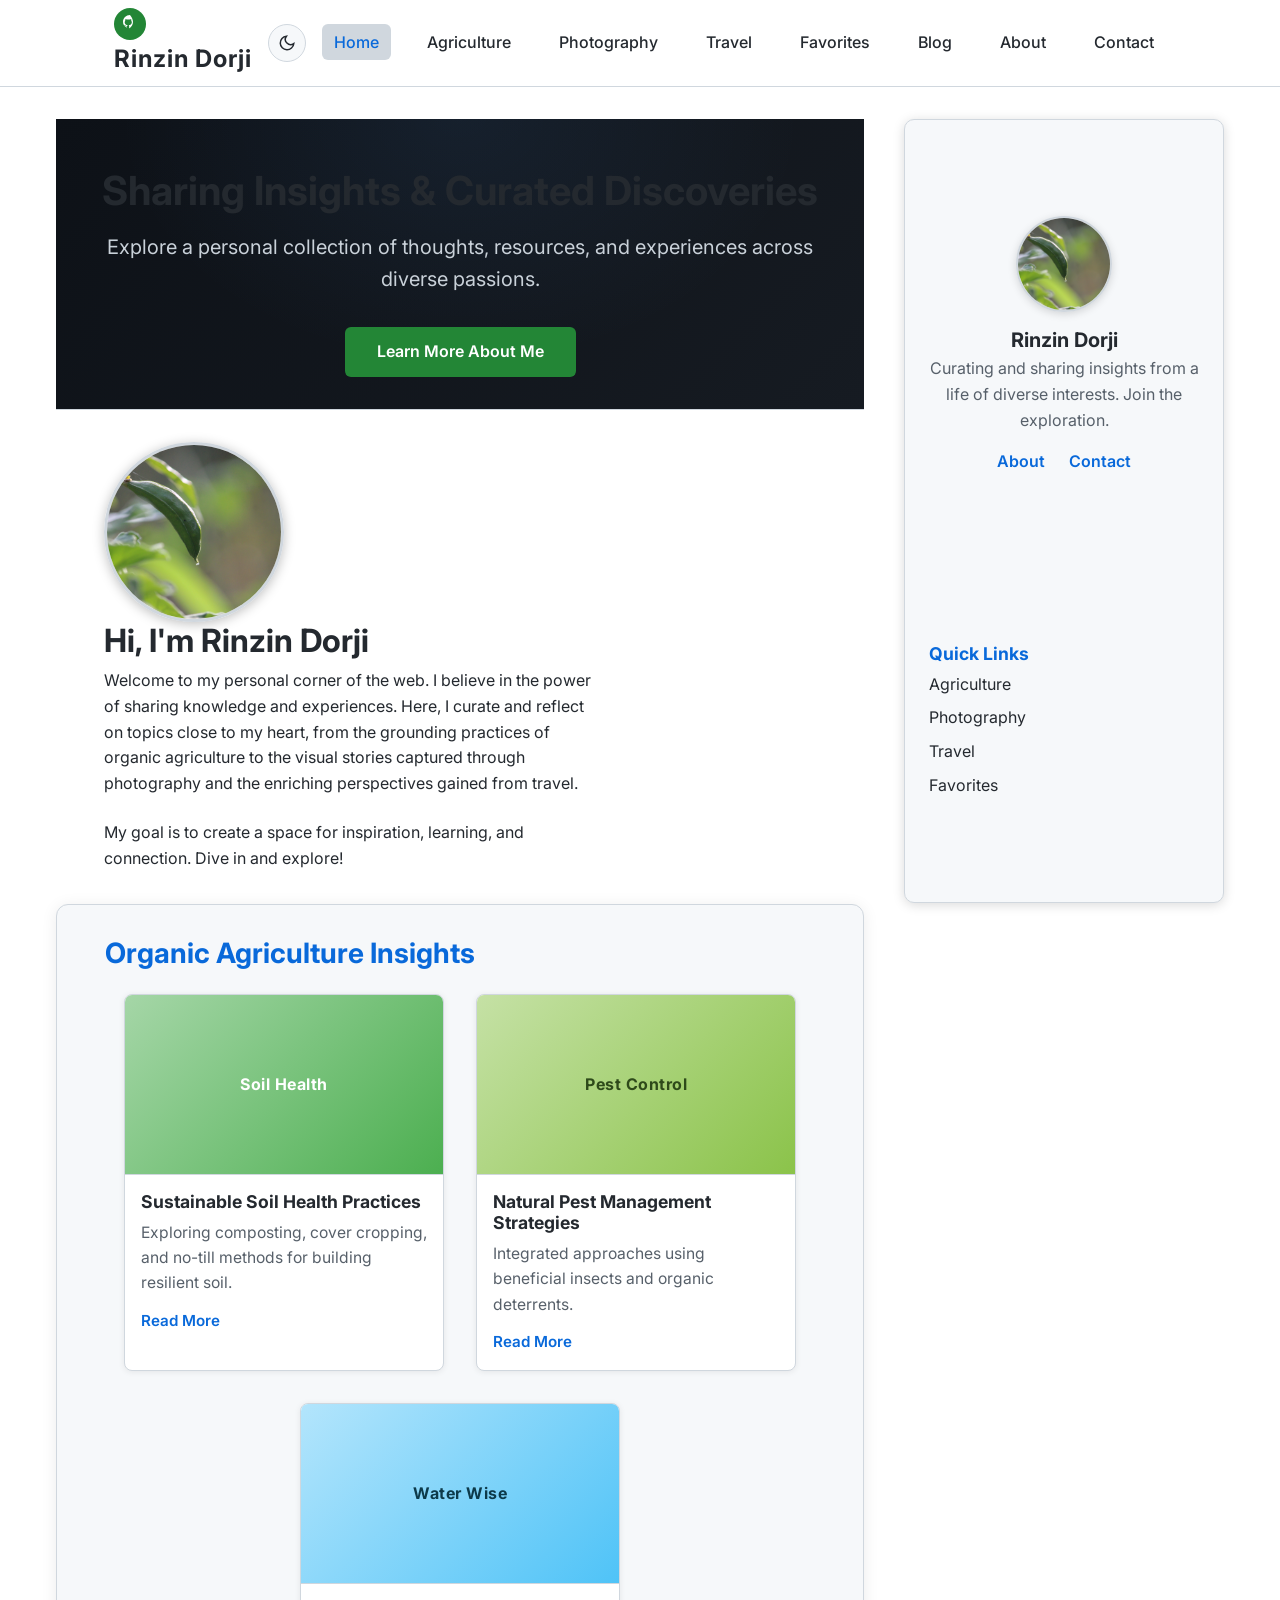
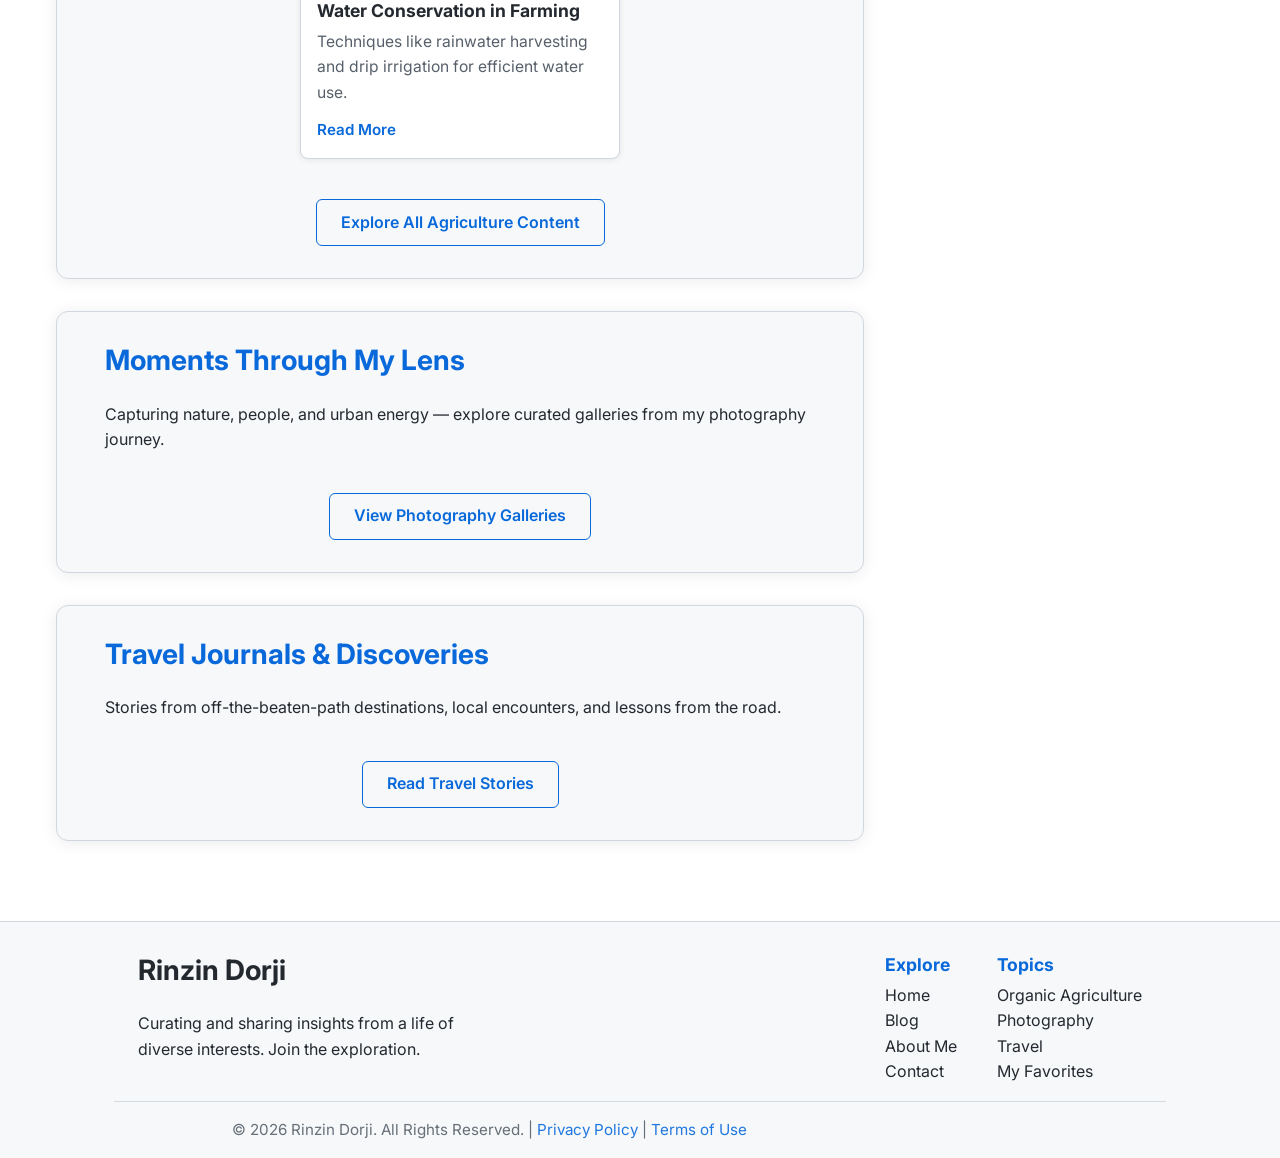
<file: index.html>
<!DOCTYPE html>
<html lang="en">
<head>
    <meta charset="UTF-8">
    <meta name="viewport" content="width=device-width, initial-scale=1.0">
    <title>My Curated Life - Rinzin Dorji</title>
    <meta name="description" content="Explore curated content, insights, and experiences across organic agriculture, photography, travel, and more by Rinzin Dorji. Join the exploration.">
    <meta name="author" content="Rinzin Dorji">
    <meta name="theme-color" content="#0d1117">
    <meta name="color-scheme" content="dark light">
    <meta name="robots" content="index, follow">
    <link rel="canonical" href="https://rinzinzz.github.io/Org/">

    <!-- Open Graph -->
    <meta property="og:type" content="website">
    <meta property="og:title" content="My Curated Life - Rinzin Dorji">
    <meta property="og:description" content="Explore curated content, insights, and experiences across organic agriculture, photography, travel, and more by Rinzin Dorji. Join the exploration.">
    <meta property="og:url" content="https://rinzinzz.github.io/Org/">
    <meta property="og:site_name" content="Rinzin Dorji">
    <meta property="og:image" content="https://rinzinzz.github.io/Org/IMG_4759.JPG">
    <meta property="og:image:width" content="1200">
    <meta property="og:image:height" content="630">
    <meta property="og:image:alt" content="Portrait of Rinzin Dorji">
    <meta property="og:locale" content="en_US">

    <!-- Twitter Card -->
    <meta name="twitter:card" content="summary_large_image">
    <meta name="twitter:title" content="My Curated Life - Rinzin Dorji">
    <meta name="twitter:description" content="Explore curated content, insights, and experiences across organic agriculture, photography, travel, and more by Rinzin Dorji. Join the exploration.">
    <meta name="twitter:image" content="https://rinzinzz.github.io/Org/IMG_4759.JPG">
    <meta name="twitter:creator" content="@RinzinDorji">

    <!-- Modern Font (Inter) -->
    <link rel="preconnect" href="https://fonts.googleapis.com">
    <link rel="preconnect" href="https://fonts.gstatic.com" crossorigin>
    <link href="https://fonts.googleapis.com/css2?family=Inter:wght@400;600;700&display=swap" rel="stylesheet">

    <!-- CSS -->
    <link rel="stylesheet" href="style.css">

    <!-- Favicon: file + data URI fallback (green circle with RG) -->
    <link rel="icon" href="favicon.ico" type="image/x-icon">
    <link rel="icon" href="data:image/svg+xml,%3Csvg xmlns='http://www.w3.org/2000/svg' viewBox='0 0 32 32'%3E%3Ccircle cx='16' cy='16' r='16' fill='%23238636'/%3E%3Ctext x='16' y='21' text-anchor='middle' font-family='Inter,Arial' font-size='14' font-weight='700' fill='white'%3ERD%3C/text%3E%3C/svg%3E" type="image/svg+xml">

    <!-- Structured Data -->
    <script type="application/ld+json">
    {
      "@context": "https://schema.org",
      "@type": "Person",
      "name": "Rinzin Dorji",
      "url": "https://rinzinzz.github.io/Org/",
      "image": "https://rinzinzz.github.io/Org/IMG_4759.JPG",
      "description": "Curating and sharing insights on organic agriculture, photography, travel and more.",
      "sameAs": ["https://github.com/Rinzinzz"]
    }
    </script>
    <script type="application/ld+json">
    {
      "@context": "https://schema.org",
      "@type": "WebSite",
      "name": "My Curated Life - Rinzin Dorji",
      "url": "https://rinzinzz.github.io/Org/",
      "author": { "@type": "Person", "name": "Rinzin Dorji" },
      "description": "Explore curated content, insights, and experiences across organic agriculture, photography, travel, and more by Rinzin Dorji. Join the exploration."
    }
    </script>
</head>
<body>
    <!-- Skip Link for accessibility -->
    <a href="#main-content" class="skip-link">Skip to main content</a>

    <!-- Header -->
    <header class="site-header" id="site-header">
        <div class="container header-container">
            <div class="logo">
                <a href="index.html" aria-label="Homepage - Rinzin Dorji">
                    <svg width="32" height="32" viewBox="0 0 16 16" fill="none" xmlns="http://www.w3.org/2000/svg" style="vertical-align:middle;margin-right:8px;" aria-hidden="true"><circle cx="8" cy="8" r="8" fill="#238636"/><path d="M8 3.5C6.07 3.5 4.5 5.07 4.5 7C4.5 8.23 5.23 9.29 6.25 9.75C6.38 9.78 6.43 9.7 6.43 9.63C6.43 9.57 6.43 9.41 6.43 9.25C5.68 9.41 5.5 8.93 5.5 8.93C5.39 8.68 5.18 8.61 5.18 8.61C4.89 8.43 5.2 8.44 5.2 8.44C5.52 8.46 5.7 8.77 5.7 8.77C5.98 9.25 6.47 9.11 6.67 9.04C6.7 8.83 6.78 8.7 6.87 8.62C6.13 8.54 5.34 8.28 5.34 7.18C5.34 6.85 5.46 6.6 5.65 6.41C5.62 6.33 5.52 6.04 5.68 5.62C5.68 5.62 5.91 5.54 6.43 5.81C6.65 5.75 6.89 5.72 7.13 5.72C7.37 5.72 7.61 5.75 7.83 5.81C8.35 5.54 8.58 5.62 8.58 5.62C8.74 6.04 8.64 6.33 8.61 6.41C8.8 6.6 8.92 6.85 8.92 7.18C8.92 8.29 8.13 8.54 7.39 8.62C7.5 8.72 7.6 8.91 7.6 9.21C7.6 9.62 7.59 9.89 7.59 9.97C7.59 10.04 7.64 10.12 7.77 10.09C8.79 9.29 9.5 8.23 9.5 7C9.5 5.07 7.93 3.5 8 3.5Z" fill="#fff"/></svg>
                    Rinzin Dorji
                </a>
            </div>
            <div class="header-actions">
                <button id="theme-toggle" aria-label="Switch to light theme" title="Toggle theme" type="button">
                    <svg class="icon-sun" width="18" height="18" viewBox="0 0 24 24" fill="none" stroke="currentColor" stroke-width="2" aria-hidden="true"><circle cx="12" cy="12" r="5"/><path d="M12 1v2M12 21v2M4.2 4.2l1.4 1.4M18.4 18.4l1.4 1.4M1 12h2M21 12h2M4.2 19.8l1.4-1.4M18.4 5.6l1.4-1.4"/></svg>
                    <svg class="icon-moon" width="18" height="18" viewBox="0 0 24 24" fill="none" stroke="currentColor" stroke-width="2" aria-hidden="true"><path d="M21 12.79A9 9 0 1 1 11.21 3 7 7 0 0 0 21 12.79z"/></svg>
                </button>
                <button id="mobile-menu-toggle" aria-expanded="false" aria-controls="main-navigation-list" aria-label="Toggle navigation menu" type="button">
                    <svg class="icon-hamburger" viewBox="0 0 24 24" fill="none" stroke="currentColor" stroke-width="2" aria-hidden="true"><line x1="3" y1="6" x2="21" y2="6"/><line x1="3" y1="12" x2="21" y2="12"/><line x1="3" y1="18" x2="21" y2="18"/></svg>
                    <svg class="icon-close" viewBox="0 0 24 24" fill="none" stroke="currentColor" stroke-width="2" aria-hidden="true"><line x1="18" y1="6" x2="6" y2="18"/><line x1="6" y1="6" x2="18" y2="18"/></svg>
                </button>
            </div>
            <nav class="main-navigation" aria-label="Main Navigation">
                <ul id="main-navigation-list" class="nav-list">
                    <li><a href="index.html" class="nav-link current-page" aria-current="page">Home</a></li>
                    <li><a href="sub_pages/organic-agriculture.html" class="nav-link">Agriculture</a></li>
                    <li><a href="sub_pages/photography.html" class="nav-link">Photography</a></li>
                    <li><a href="sub_pages/travel.html" class="nav-link">Travel</a></li>
                    <li><a href="sub_pages/favorites.html" class="nav-link">Favorites</a></li>
                    <li><a href="sub_pages/blog.html" class="nav-link">Blog</a></li>
                    <li><a href="sub_pages/about.html" class="nav-link">About</a></li>
                    <li><a href="sub_pages/contact.html" class="nav-link">Contact</a></li>
                </ul>
            </nav>
        </div>
    </header>

    <!-- Main Content Area -->
    <main id="main-content" class="github-main-layout">
        <div class="github-main-content">
            <!-- Hero Section -->
            <section class="hero-section animate-on-scroll">
                <div class="container">
                    <div class="hero-content">
                        <h1 class="hero-title">Sharing Insights &amp; Curated Discoveries</h1>
                        <p class="hero-subtitle">Explore a personal collection of thoughts, resources, and experiences across diverse passions.</p>
                        <a href="sub_pages/about.html" class="button hero-button">Learn More About Me</a>
                    </div>
                </div>
            </section>

            <!-- Introduction Section -->
            <section class="intro-section" aria-labelledby="intro-heading">
                <div class="container intro-container">
                    <div class="intro-image animate-on-scroll">
                        <img src="IMG_4759.JPG" srcset="IMG_4759.JPG 1x, IMG_4759.JPG 2x" alt="Portrait of Rinzin Dorji smiling outdoors" loading="lazy" decoding="async" width="400" height="400" fetchpriority="low">
                    </div>
                    <div class="intro-text animate-on-scroll delay-1">
                        <h2 id="intro-heading">Hi, I'm Rinzin Dorji</h2>
                        <p>Welcome to my personal corner of the web. I believe in the power of sharing knowledge and experiences. Here, I curate and reflect on topics close to my heart, from the grounding practices of organic agriculture to the visual stories captured through photography and the enriching perspectives gained from travel.</p>
                        <p>My goal is to create a space for inspiration, learning, and connection. Dive in and explore!</p>
                    </div>
                </div>
            </section>

            <!-- Featured Content Sections -->
            <section id="featured-agriculture" class="featured-section featured-agriculture" aria-labelledby="agriculture-heading">
                <div class="container">
                    <h2 id="agriculture-heading" class="section-title animate-on-scroll">Organic Agriculture Insights</h2>
                    <div class="featured-grid">
                        <article class="featured-item animate-on-scroll delay-1">
                            <a href="sub_pages/organic-agriculture.html" class="featured-item-link" aria-label="Read more about Sustainable Soil Health">
                                <div class="placeholder-gradient pg-soil" role="img" aria-label="Close up of healthy soil">Soil Health</div>
                                <div class="item-content">
                                    <h3>Sustainable Soil Health Practices</h3>
                                    <p>Exploring composting, cover cropping, and no-till methods for building resilient soil.</p>
                                    <span class="read-more-link">Read More</span>
                                </div>
                            </a>
                        </article>
                        <article class="featured-item animate-on-scroll delay-2">
                            <a href="sub_pages/organic-agriculture.html" class="featured-item-link" aria-label="Read more about Pest Management">
                                <div class="placeholder-gradient pg-pest" role="img" aria-label="Beneficial insects on a plant">Pest Control</div>
                                <div class="item-content">
                                    <h3>Natural Pest Management Strategies</h3>
                                    <p>Integrated approaches using beneficial insects and organic deterrents.</p>
                                    <span class="read-more-link">Read More</span>
                                </div>
                            </a>
                        </article>
                        <article class="featured-item animate-on-scroll delay-3">
                            <a href="sub_pages/organic-agriculture.html" class="featured-item-link" aria-label="Read more about Water Conservation">
                                <div class="placeholder-gradient pg-water" role="img" aria-label="Drip irrigation system in a field">Water Wise</div>
                                <div class="item-content">
                                    <h3>Water Conservation in Farming</h3>
                                    <p>Techniques like rainwater harvesting and drip irrigation for efficient water use.</p>
                                    <span class="read-more-link">Read More</span>
                                </div>
                            </a>
                        </article>
                    </div>
                    <div class="section-link animate-on-scroll delay-4">
                        <a href="sub_pages/organic-agriculture.html" class="button button-secondary">Explore All Agriculture Content</a>
                    </div>
                </div>
            </section>

            <section id="featured-photography" class="featured-section featured-photography alternate-bg" aria-labelledby="photo-heading">
                <div class="container">
                    <h2 id="photo-heading" class="section-title animate-on-scroll">Moments Through My Lens</h2>
                    <p class="animate-on-scroll delay-1">Capturing nature, people, and urban energy — explore curated galleries from my photography journey.</p>
                    <div class="section-link animate-on-scroll delay-2">
                        <a href="sub_pages/photography.html" class="button button-secondary">View Photography Galleries</a>
                    </div>
                </div>
            </section>

            <section id="featured-travel" class="featured-section featured-travel" aria-labelledby="travel-heading">
                <div class="container">
                    <h2 id="travel-heading" class="section-title animate-on-scroll">Travel Journals &amp; Discoveries</h2>
                    <p class="animate-on-scroll delay-1">Stories from off-the-beaten-path destinations, local encounters, and lessons from the road.</p>
                    <div class="section-link animate-on-scroll delay-2">
                        <a href="sub_pages/travel.html" class="button button-secondary">Read Travel Stories</a>
                    </div>
                </div>
            </section>
        </div>
        <aside class="github-sidebar" aria-label="Sidebar">
            <section class="profile-card">
                <img src="IMG_4759.JPG" srcset="IMG_4759.JPG 1x, IMG_4759.JPG 2x" alt="Portrait of Rinzin Dorji" class="profile-avatar" loading="lazy" decoding="async" width="400" height="400">
                <h3>Rinzin Dorji</h3>
                <p>Curating and sharing insights from a life of diverse interests. Join the exploration.</p>
                <ul class="profile-links">
                    <li><a href="sub_pages/about.html">About</a></li>
                    <li><a href="sub_pages/contact.html">Contact</a></li>
                </ul>
            </section>
            <section class="quick-links" aria-labelledby="quick-links-heading">
                <h4 id="quick-links-heading">Quick Links</h4>
                <ul>
                    <li><a href="sub_pages/organic-agriculture.html">Agriculture</a></li>
                    <li><a href="sub_pages/photography.html">Photography</a></li>
                    <li><a href="sub_pages/travel.html">Travel</a></li>
                    <li><a href="sub_pages/favorites.html">Favorites</a></li>
                </ul>
            </section>
        </aside>
    </main>

    <!-- Footer -->
    <footer class="site-footer">
        <div class="container">
            <div class="footer-content">
                <div class="footer-about">
                    <h3><a href="index.html">Rinzin Dorji</a></h3>
                    <p>Curating and sharing insights from a life of diverse interests. Join the exploration.</p>
                </div>
                <nav class="footer-nav" aria-label="Footer Navigation">
                    <div>
                        <h4>Explore</h4>
                        <ul>
                            <li><a href="index.html">Home</a></li>
                            <li><a href="sub_pages/blog.html">Blog</a></li>
                            <li><a href="sub_pages/about.html">About Me</a></li>
                            <li><a href="sub_pages/contact.html">Contact</a></li>
                        </ul>
                    </div>
                    <div>
                        <h4>Topics</h4>
                        <ul>
                            <li><a href="sub_pages/organic-agriculture.html">Organic Agriculture</a></li>
                            <li><a href="sub_pages/photography.html">Photography</a></li>
                            <li><a href="sub_pages/travel.html">Travel</a></li>
                            <li><a href="sub_pages/favorites.html">My Favorites</a></li>
                        </ul>
                    </div>
                </nav>
            </div>
            <div class="copyright">
                <p>&copy; <span id="current-year"></span> Rinzin Dorji. All Rights Reserved. | <a href="#">Privacy Policy</a> | <a href="#">Terms of Use</a></p>
            </div>
        </div>
    </footer>

    <script src="script.js" defer></script>
</body>
</html>
</file>
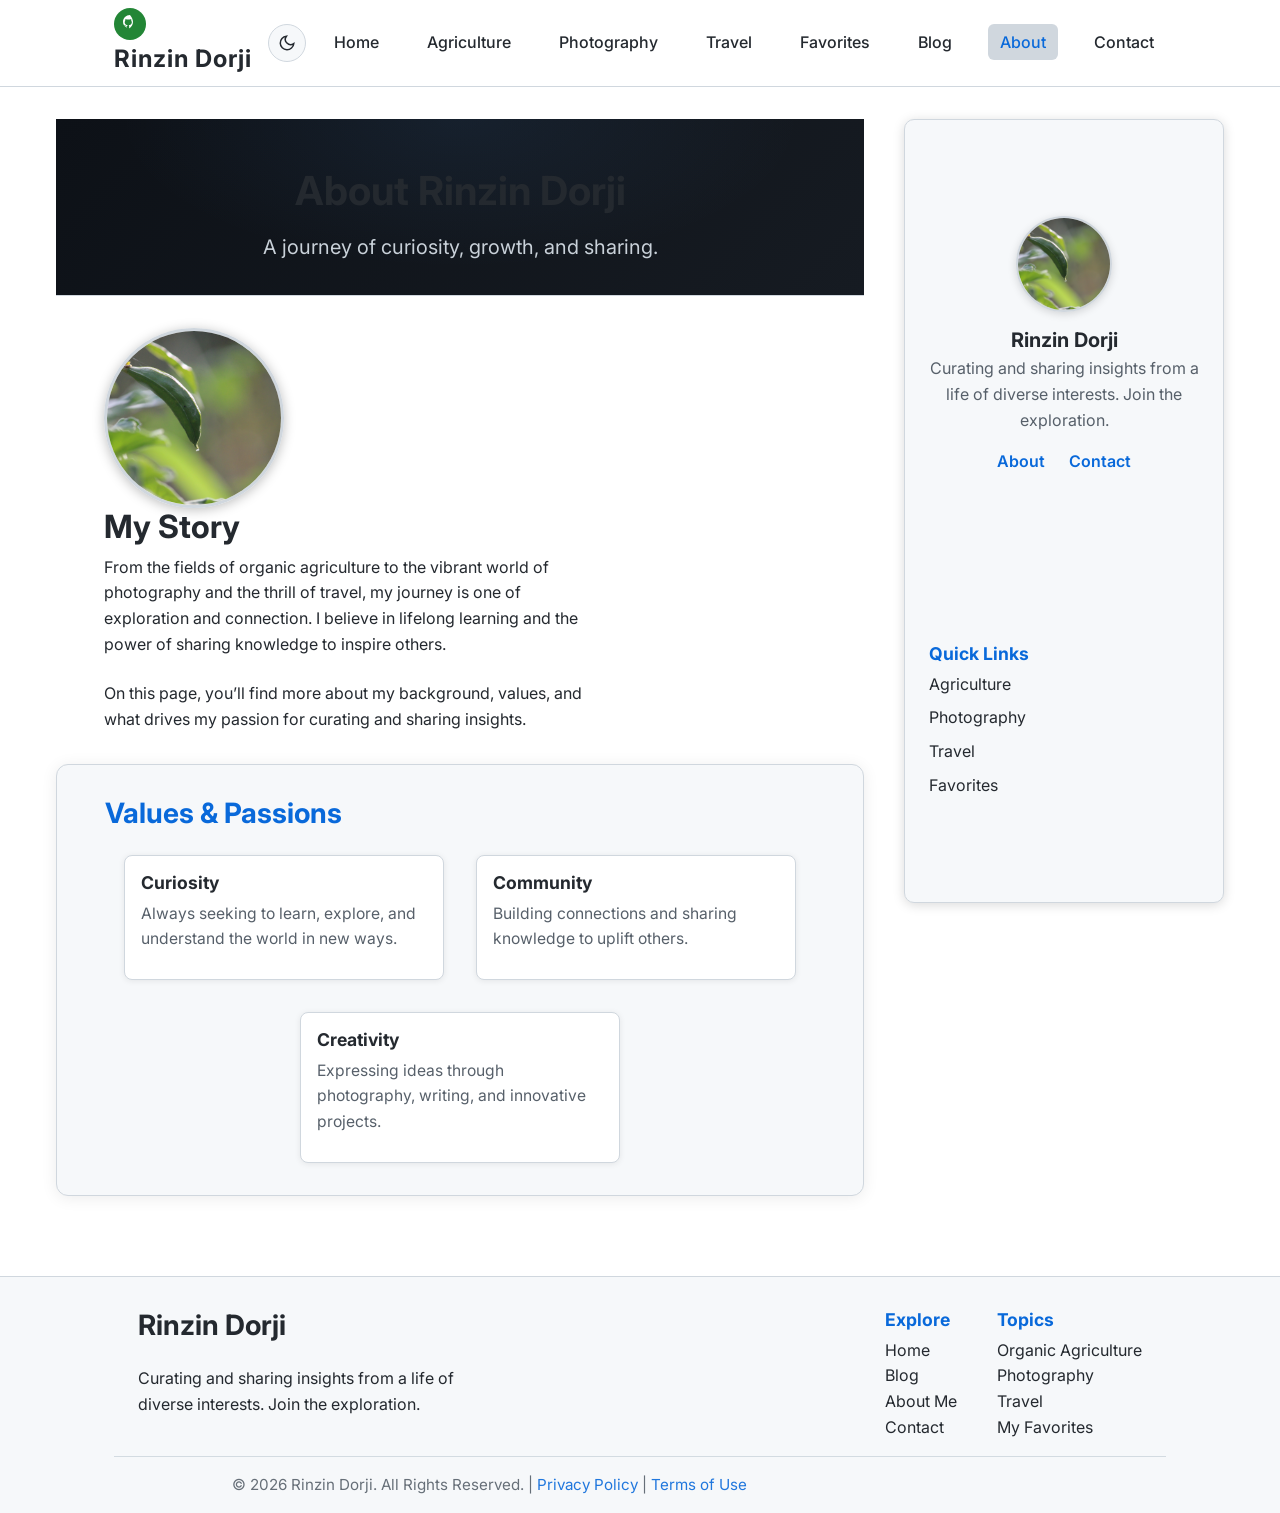
<file: sub_pages/about.html>
<!DOCTYPE html>
<html lang="en">
<head>
    <meta charset="UTF-8">
    <meta name="viewport" content="width=device-width, initial-scale=1.0">
    <title>About - Rinzin Dorji</title>
    <meta name="description" content="Learn more about Rinzin Dorji, his journey, values, and passions.">
    <meta name="author" content="Rinzin Dorji">
    <meta name="theme-color" content="#0d1117">
    <meta name="color-scheme" content="dark light">
    <meta name="robots" content="index, follow">
    <link rel="canonical" href="https://rinzinzz.github.io/Org/sub_pages/about.html">
    <meta property="og:type" content="website">
    <meta property="og:title" content="About - Rinzin Dorji">
    <meta property="og:description" content="Learn more about Rinzin Dorji, his journey, values, and passions.">
    <meta property="og:url" content="https://rinzinzz.github.io/Org/sub_pages/about.html">
    <meta property="og:site_name" content="Rinzin Dorji">
    <meta property="og:image" content="https://rinzinzz.github.io/Org/IMG_4759.JPG">
    <meta property="og:image:width" content="1200">
    <meta property="og:image:height" content="630">
    <meta property="og:image:alt" content="Portrait of Rinzin Dorji">
    <meta property="og:locale" content="en_US">
    <meta name="twitter:card" content="summary_large_image">
    <meta name="twitter:title" content="About - Rinzin Dorji">
    <meta name="twitter:description" content="Learn more about Rinzin Dorji, his journey, values, and passions.">
    <meta name="twitter:image" content="https://rinzinzz.github.io/Org/IMG_4759.JPG">
    <meta name="twitter:creator" content="@RinzinDorji">
    <link rel="preconnect" href="https://fonts.googleapis.com">
    <link rel="preconnect" href="https://fonts.gstatic.com" crossorigin>
    <link href="https://fonts.googleapis.com/css2?family=Inter:wght@400;600;700&display=swap" rel="stylesheet">
    <link rel="stylesheet" href="../style.css">
    <link rel="icon" href="../favicon.ico" type="image/x-icon">
    <link rel="icon" href="data:image/svg+xml,%3Csvg xmlns='http://www.w3.org/2000/svg' viewBox='0 0 32 32'%3E%3Ccircle cx='16' cy='16' r='16' fill='%23238636'/%3E%3Ctext x='16' y='21' text-anchor='middle' font-family='Inter,Arial' font-size='14' font-weight='700' fill='white'%3ERD%3C/text%3E%3C/svg%3E" type="image/svg+xml">
    <script type="application/ld+json">{"@context":"https://schema.org","@type":"Person","name":"Rinzin Dorji","url":"https://rinzinzz.github.io/Org/","image":"https://rinzinzz.github.io/Org/IMG_4759.JPG","description":"Curating and sharing insights on organic agriculture, photography, travel and more."}</script>
</head>
<body>
    <a href="#main-content" class="skip-link">Skip to main content</a>
    <header class="site-header" id="site-header">
        <div class="container header-container">
            <div class="logo">
                <a href="../index.html" aria-label="Homepage">
                    <svg width="32" height="32" viewBox="0 0 16 16" fill="none" xmlns="http://www.w3.org/2000/svg" style="vertical-align:middle;margin-right:8px;" aria-hidden="true"><circle cx="8" cy="8" r="8" fill="#238636"/><path d="M8 3.5C6.07 3.5 4.5 5.07 4.5 7C4.5 8.23 5.23 9.29 6.25 9.75C6.38 9.78 6.43 9.7 6.43 9.63C6.43 9.57 6.43 9.41 6.43 9.25C5.68 9.41 5.5 8.93 5.5 8.93C5.39 8.68 5.18 8.61 5.18 8.61C4.89 8.43 5.2 8.44 5.2 8.44C5.52 8.46 5.7 8.77 5.7 8.77C5.98 9.25 6.47 9.11 6.67 9.04C6.7 8.83 6.78 8.7 6.87 8.62C6.13 8.54 5.34 8.28 5.34 7.18C5.34 6.85 5.46 6.6 5.65 6.41C5.62 6.33 5.52 6.04 5.68 5.62C5.68 5.62 5.91 5.54 6.43 5.81C6.65 5.75 6.89 5.72 7.13 5.72C7.37 5.72 7.61 5.75 7.83 5.81C8.35 5.54 8.58 5.62 8.58 5.62C8.74 6.04 8.64 6.33 8.61 6.41C8.8 6.6 8.92 6.85 8.92 7.18C8.92 8.29 8.13 8.54 7.39 8.62C7.5 8.72 7.6 8.91 7.6 9.21C7.6 9.62 7.59 9.89 7.59 9.97C7.59 10.04 7.64 10.12 7.77 10.09C8.79 9.29 9.5 8.23 9.5 7C9.5 5.07 7.93 3.5 8 3.5Z" fill="#fff"/></svg>
                    Rinzin Dorji
                </a>
            </div>
            <div class="header-actions">
                <button id="theme-toggle" aria-label="Switch to light theme" title="Toggle theme" type="button">
                    <svg class="icon-sun" width="18" height="18" viewBox="0 0 24 24" fill="none" stroke="currentColor" stroke-width="2" aria-hidden="true"><circle cx="12" cy="12" r="5"/><path d="M12 1v2M12 21v2M4.2 4.2l1.4 1.4M18.4 18.4l1.4 1.4M1 12h2M21 12h2M4.2 19.8l1.4-1.4M18.4 5.6l1.4-1.4"/></svg>
                    <svg class="icon-moon" width="18" height="18" viewBox="0 0 24 24" fill="none" stroke="currentColor" stroke-width="2" aria-hidden="true"><path d="M21 12.79A9 9 0 1 1 11.21 3 7 7 0 0 0 21 12.79z"/></svg>
                </button>
                <button id="mobile-menu-toggle" aria-expanded="false" aria-controls="main-navigation-list" aria-label="Toggle navigation menu" type="button">
                    <svg class="icon-hamburger" viewBox="0 0 24 24" fill="none" stroke="currentColor" stroke-width="2" aria-hidden="true"><line x1="3" y1="6" x2="21" y2="6"/><line x1="3" y1="12" x2="21" y2="12"/><line x1="3" y1="18" x2="21" y2="18"/></svg>
                    <svg class="icon-close" viewBox="0 0 24 24" fill="none" stroke="currentColor" stroke-width="2" aria-hidden="true"><line x1="18" y1="6" x2="6" y2="18"/><line x1="6" y1="6" x2="18" y2="18"/></svg>
                </button>
            </div>
            <nav class="main-navigation" aria-label="Main Navigation">
                <ul id="main-navigation-list" class="nav-list">
                    <li><a href="../index.html" class="nav-link">Home</a></li>
                    <li><a href="organic-agriculture.html" class="nav-link">Agriculture</a></li>
                    <li><a href="photography.html" class="nav-link">Photography</a></li>
                    <li><a href="travel.html" class="nav-link">Travel</a></li>
                    <li><a href="favorites.html" class="nav-link">Favorites</a></li>
                    <li><a href="blog.html" class="nav-link">Blog</a></li>
                    <li><a href="about.html" class="nav-link current-page" aria-current="page">About</a></li>
                    <li><a href="contact.html" class="nav-link">Contact</a></li>
                </ul>
            </nav>
        </div>
    </header>
    <main id="main-content" class="github-main-layout">
        <div class="github-main-content">
            <section class="hero-section animate-on-scroll">
                <div class="container">
                    <div class="hero-content">
                        <h1 class="hero-title">About Rinzin Dorji</h1>
                        <p class="hero-subtitle">A journey of curiosity, growth, and sharing.</p>
                    </div>
                </div>
            </section>
            <section class="intro-section animate-on-scroll" aria-labelledby="story-heading">
                <div class="container intro-container">
                    <div class="intro-image">
                        <img src="../IMG_4759.JPG" srcset="../IMG_4759.JPG 1x, ../IMG_4759.JPG 2x" alt="Portrait of Rinzin Dorji" loading="lazy" decoding="async" width="400" height="400">
                    </div>
                    <div class="intro-text">
                        <h2 id="story-heading">My Story</h2>
                        <p>From the fields of organic agriculture to the vibrant world of photography and the thrill of travel, my journey is one of exploration and connection. I believe in lifelong learning and the power of sharing knowledge to inspire others.</p>
                        <p>On this page, you’ll find more about my background, values, and what drives my passion for curating and sharing insights.</p>
                    </div>
                </div>
            </section>
            <section class="featured-section alternate-bg animate-on-scroll" aria-labelledby="values-heading">
                <div class="container">
                    <h2 id="values-heading" class="section-title">Values &amp; Passions</h2>
                    <div class="featured-grid">
                        <article class="featured-item">
                            <div class="item-content">
                                <h3>Curiosity</h3>
                                <p>Always seeking to learn, explore, and understand the world in new ways.</p>
                            </div>
                        </article>
                        <article class="featured-item">
                            <div class="item-content">
                                <h3>Community</h3>
                                <p>Building connections and sharing knowledge to uplift others.</p>
                            </div>
                        </article>
                        <article class="featured-item">
                            <div class="item-content">
                                <h3>Creativity</h3>
                                <p>Expressing ideas through photography, writing, and innovative projects.</p>
                            </div>
                        </article>
                    </div>
                </div>
            </section>
        </div>
        <aside class="github-sidebar" aria-label="Sidebar">
            <section class="profile-card">
                <img src="../IMG_4759.JPG" srcset="../IMG_4759.JPG 1x, ../IMG_4759.JPG 2x" alt="Portrait of Rinzin Dorji" class="profile-avatar" loading="lazy" decoding="async" width="400" height="400">
                <h3>Rinzin Dorji</h3>
                <p>Curating and sharing insights from a life of diverse interests. Join the exploration.</p>
                <ul class="profile-links">
                    <li><a href="about.html" aria-current="page">About</a></li>
                    <li><a href="contact.html">Contact</a></li>
                </ul>
            </section>
            <section class="quick-links" aria-labelledby="quick-links-heading">
                <h4 id="quick-links-heading">Quick Links</h4>
                <ul>
                    <li><a href="organic-agriculture.html">Agriculture</a></li>
                    <li><a href="photography.html">Photography</a></li>
                    <li><a href="travel.html">Travel</a></li>
                    <li><a href="favorites.html">Favorites</a></li>
                </ul>
            </section>
        </aside>
    </main>
    <footer class="site-footer">
        <div class="container">
            <div class="footer-content">
                <div class="footer-about">
                    <h3><a href="../index.html">Rinzin Dorji</a></h3>
                    <p>Curating and sharing insights from a life of diverse interests. Join the exploration.</p>
                </div>
                <nav class="footer-nav" aria-label="Footer Navigation">
                    <div>
                        <h4>Explore</h4>
                        <ul>
                            <li><a href="../index.html">Home</a></li>
                            <li><a href="blog.html">Blog</a></li>
                            <li><a href="about.html">About Me</a></li>
                            <li><a href="contact.html">Contact</a></li>
                        </ul>
                    </div>
                    <div>
                        <h4>Topics</h4>
                        <ul>
                            <li><a href="organic-agriculture.html">Organic Agriculture</a></li>
                            <li><a href="photography.html">Photography</a></li>
                            <li><a href="travel.html">Travel</a></li>
                            <li><a href="favorites.html">My Favorites</a></li>
                        </ul>
                    </div>
                </nav>
            </div>
            <div class="copyright">
                <p>&copy; <span id="current-year"></span> Rinzin Dorji. All Rights Reserved. | <a href="#">Privacy Policy</a> | <a href="#">Terms of Use</a></p>
            </div>
        </div>
    </footer>
    <script src="../script.js" defer></script>
</body>
</html>
</file>
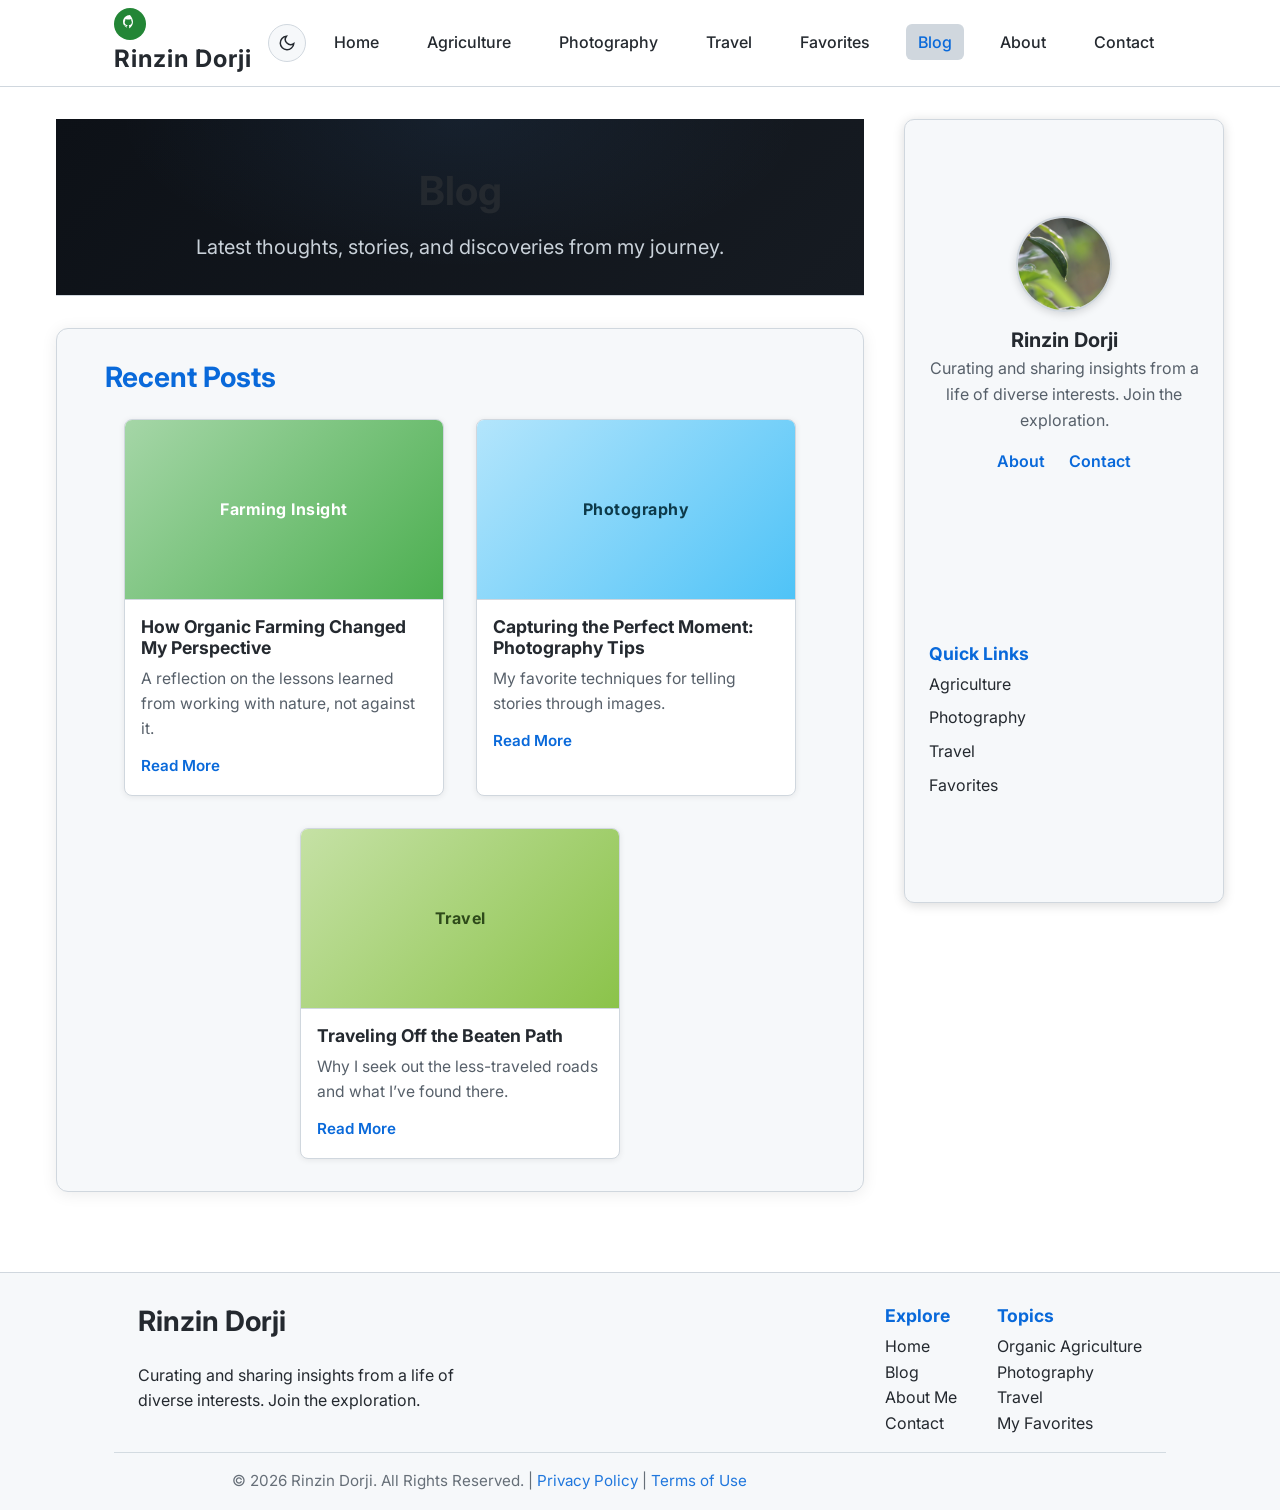
<file: sub_pages/blog.html>
<!DOCTYPE html>
<html lang="en">
<head>
    <meta charset="UTF-8">
    <meta name="viewport" content="width=device-width, initial-scale=1.0">
    <title>Blog - Rinzin Dorji</title>
    <meta name="description" content="Read the latest blog posts and insights from Rinzin Dorji.">
    <meta name="author" content="Rinzin Dorji">
    <meta name="theme-color" content="#0d1117">
    <meta name="color-scheme" content="dark light">
    <meta name="robots" content="index, follow">
    <link rel="canonical" href="https://rinzinzz.github.io/Org/sub_pages/blog.html">
    <meta property="og:type" content="website">
    <meta property="og:title" content="Blog - Rinzin Dorji">
    <meta property="og:description" content="Read the latest blog posts and insights from Rinzin Dorji.">
    <meta property="og:url" content="https://rinzinzz.github.io/Org/sub_pages/blog.html">
    <meta property="og:site_name" content="Rinzin Dorji">
    <meta property="og:image" content="https://rinzinzz.github.io/Org/IMG_4759.JPG">
    <meta property="og:image:width" content="1200">
    <meta property="og:image:height" content="630">
    <meta property="og:image:alt" content="Portrait of Rinzin Dorji">
    <meta property="og:locale" content="en_US">
    <meta name="twitter:card" content="summary_large_image">
    <meta name="twitter:title" content="Blog - Rinzin Dorji">
    <meta name="twitter:description" content="Read the latest blog posts and insights from Rinzin Dorji.">
    <meta name="twitter:image" content="https://rinzinzz.github.io/Org/IMG_4759.JPG">
    <meta name="twitter:creator" content="@RinzinDorji">
    <link rel="preconnect" href="https://fonts.googleapis.com">
    <link rel="preconnect" href="https://fonts.gstatic.com" crossorigin>
    <link href="https://fonts.googleapis.com/css2?family=Inter:wght@400;600;700&display=swap" rel="stylesheet">
    <link rel="stylesheet" href="../style.css">
    <link rel="icon" href="../favicon.ico" type="image/x-icon">
    <link rel="icon" href="data:image/svg+xml,%3Csvg xmlns='http://www.w3.org/2000/svg' viewBox='0 0 32 32'%3E%3Ccircle cx='16' cy='16' r='16' fill='%23238636'/%3E%3Ctext x='16' y='21' text-anchor='middle' font-family='Inter,Arial' font-size='14' font-weight='700' fill='white'%3ERD%3C/text%3E%3C/svg%3E" type="image/svg+xml">
    <script type="application/ld+json">{"@context":"https://schema.org","@type":"Person","name":"Rinzin Dorji","url":"https://rinzinzz.github.io/Org/","image":"https://rinzinzz.github.io/Org/IMG_4759.JPG","description":"Curating and sharing insights on organic agriculture, photography, travel and more."}</script>
</head>
<body>
    <a href="#main-content" class="skip-link">Skip to main content</a>
    <header class="site-header" id="site-header">
        <div class="container header-container">
            <div class="logo">
                <a href="../index.html" aria-label="Homepage">
                    <svg width="32" height="32" viewBox="0 0 16 16" fill="none" xmlns="http://www.w3.org/2000/svg" style="vertical-align:middle;margin-right:8px;" aria-hidden="true"><circle cx="8" cy="8" r="8" fill="#238636"/><path d="M8 3.5C6.07 3.5 4.5 5.07 4.5 7C4.5 8.23 5.23 9.29 6.25 9.75C6.38 9.78 6.43 9.7 6.43 9.63C6.43 9.57 6.43 9.41 6.43 9.25C5.68 9.41 5.5 8.93 5.5 8.93C5.39 8.68 5.18 8.61 5.18 8.61C4.89 8.43 5.2 8.44 5.2 8.44C5.52 8.46 5.7 8.77 5.7 8.77C5.98 9.25 6.47 9.11 6.67 9.04C6.7 8.83 6.78 8.7 6.87 8.62C6.13 8.54 5.34 8.28 5.34 7.18C5.34 6.85 5.46 6.6 5.65 6.41C5.62 6.33 5.52 6.04 5.68 5.62C5.68 5.62 5.91 5.54 6.43 5.81C6.65 5.75 6.89 5.72 7.13 5.72C7.37 5.72 7.61 5.75 7.83 5.81C8.35 5.54 8.58 5.62 8.58 5.62C8.74 6.04 8.64 6.33 8.61 6.41C8.8 6.6 8.92 6.85 8.92 7.18C8.92 8.29 8.13 8.54 7.39 8.62C7.5 8.72 7.6 8.91 7.6 9.21C7.6 9.62 7.59 9.89 7.59 9.97C7.59 10.04 7.64 10.12 7.77 10.09C8.79 9.29 9.5 8.23 9.5 7C9.5 5.07 7.93 3.5 8 3.5Z" fill="#fff"/></svg>
                    Rinzin Dorji
                </a>
            </div>
            <div class="header-actions">
                <button id="theme-toggle" aria-label="Switch to light theme" title="Toggle theme" type="button">
                    <svg class="icon-sun" width="18" height="18" viewBox="0 0 24 24" fill="none" stroke="currentColor" stroke-width="2" aria-hidden="true"><circle cx="12" cy="12" r="5"/><path d="M12 1v2M12 21v2M4.2 4.2l1.4 1.4M18.4 18.4l1.4 1.4M1 12h2M21 12h2M4.2 19.8l1.4-1.4M18.4 5.6l1.4-1.4"/></svg>
                    <svg class="icon-moon" width="18" height="18" viewBox="0 0 24 24" fill="none" stroke="currentColor" stroke-width="2" aria-hidden="true"><path d="M21 12.79A9 9 0 1 1 11.21 3 7 7 0 0 0 21 12.79z"/></svg>
                </button>
                <button id="mobile-menu-toggle" aria-expanded="false" aria-controls="main-navigation-list" aria-label="Toggle navigation menu" type="button">
                    <svg class="icon-hamburger" viewBox="0 0 24 24" fill="none" stroke="currentColor" stroke-width="2" aria-hidden="true"><line x1="3" y1="6" x2="21" y2="6"/><line x1="3" y1="12" x2="21" y2="12"/><line x1="3" y1="18" x2="21" y2="18"/></svg>
                    <svg class="icon-close" viewBox="0 0 24 24" fill="none" stroke="currentColor" stroke-width="2" aria-hidden="true"><line x1="18" y1="6" x2="6" y2="18"/><line x1="6" y1="6" x2="18" y2="18"/></svg>
                </button>
            </div>
            <nav class="main-navigation" aria-label="Main Navigation">
                <ul id="main-navigation-list" class="nav-list">
                    <li><a href="../index.html" class="nav-link">Home</a></li>
                    <li><a href="organic-agriculture.html" class="nav-link">Agriculture</a></li>
                    <li><a href="photography.html" class="nav-link">Photography</a></li>
                    <li><a href="travel.html" class="nav-link">Travel</a></li>
                    <li><a href="favorites.html" class="nav-link">Favorites</a></li>
                    <li><a href="blog.html" class="nav-link current-page" aria-current="page">Blog</a></li>
                    <li><a href="about.html" class="nav-link">About</a></li>
                    <li><a href="contact.html" class="nav-link">Contact</a></li>
                </ul>
            </nav>
        </div>
    </header>
    <main id="main-content" class="github-main-layout">
        <div class="github-main-content">
            <section class="hero-section animate-on-scroll">
                <div class="container">
                    <div class="hero-content">
                        <h1 class="hero-title">Blog</h1>
                        <p class="hero-subtitle">Latest thoughts, stories, and discoveries from my journey.</p>
                    </div>
                </div>
            </section>
            <section class="featured-section animate-on-scroll" aria-labelledby="recent-heading">
                <div class="container">
                    <h2 id="recent-heading" class="section-title">Recent Posts</h2>
                    <div class="featured-grid">
                        <article class="featured-item">
                            <div class="placeholder-gradient pg-soil" role="img" aria-label="Organic farming fields">Farming Insight</div>
                            <div class="item-content">
                                <h3>How Organic Farming Changed My Perspective</h3>
                                <p>A reflection on the lessons learned from working with nature, not against it.</p>
                                <span class="read-more-link">Read More</span>
                            </div>
                        </article>
                        <article class="featured-item">
                            <div class="placeholder-gradient pg-water" role="img" aria-label="Camera lens close up">Photography</div>
                            <div class="item-content">
                                <h3>Capturing the Perfect Moment: Photography Tips</h3>
                                <p>My favorite techniques for telling stories through images.</p>
                                <span class="read-more-link">Read More</span>
                            </div>
                        </article>
                        <article class="featured-item">
                            <div class="placeholder-gradient pg-pest" role="img" aria-label="Mountain trail">Travel</div>
                            <div class="item-content">
                                <h3>Traveling Off the Beaten Path</h3>
                                <p>Why I seek out the less-traveled roads and what I’ve found there.</p>
                                <span class="read-more-link">Read More</span>
                            </div>
                        </article>
                    </div>
                </div>
            </section>
        </div>
        <aside class="github-sidebar" aria-label="Sidebar">
            <section class="profile-card">
                <img src="../IMG_4759.JPG" srcset="../IMG_4759.JPG 1x, ../IMG_4759.JPG 2x" alt="Portrait of Rinzin Dorji" class="profile-avatar" loading="lazy" decoding="async" width="400" height="400">
                <h3>Rinzin Dorji</h3>
                <p>Curating and sharing insights from a life of diverse interests. Join the exploration.</p>
                <ul class="profile-links">
                    <li><a href="about.html">About</a></li>
                    <li><a href="contact.html">Contact</a></li>
                </ul>
            </section>
            <section class="quick-links" aria-labelledby="quick-links-heading">
                <h4 id="quick-links-heading">Quick Links</h4>
                <ul>
                    <li><a href="organic-agriculture.html">Agriculture</a></li>
                    <li><a href="photography.html">Photography</a></li>
                    <li><a href="travel.html">Travel</a></li>
                    <li><a href="favorites.html">Favorites</a></li>
                </ul>
            </section>
        </aside>
    </main>
    <footer class="site-footer">
        <div class="container">
            <div class="footer-content">
                <div class="footer-about">
                    <h3><a href="../index.html">Rinzin Dorji</a></h3>
                    <p>Curating and sharing insights from a life of diverse interests. Join the exploration.</p>
                </div>
                <nav class="footer-nav" aria-label="Footer Navigation">
                    <div>
                        <h4>Explore</h4>
                        <ul>
                            <li><a href="../index.html">Home</a></li>
                            <li><a href="blog.html">Blog</a></li>
                            <li><a href="about.html">About Me</a></li>
                            <li><a href="contact.html">Contact</a></li>
                        </ul>
                    </div>
                    <div>
                        <h4>Topics</h4>
                        <ul>
                            <li><a href="organic-agriculture.html">Organic Agriculture</a></li>
                            <li><a href="photography.html">Photography</a></li>
                            <li><a href="travel.html">Travel</a></li>
                            <li><a href="favorites.html">My Favorites</a></li>
                        </ul>
                    </div>
                </nav>
            </div>
            <div class="copyright">
                <p>&copy; <span id="current-year"></span> Rinzin Dorji. All Rights Reserved. | <a href="#">Privacy Policy</a> | <a href="#">Terms of Use</a></p>
            </div>
        </div>
    </footer>
    <script src="../script.js" defer></script>
</body>
</html>
</file>
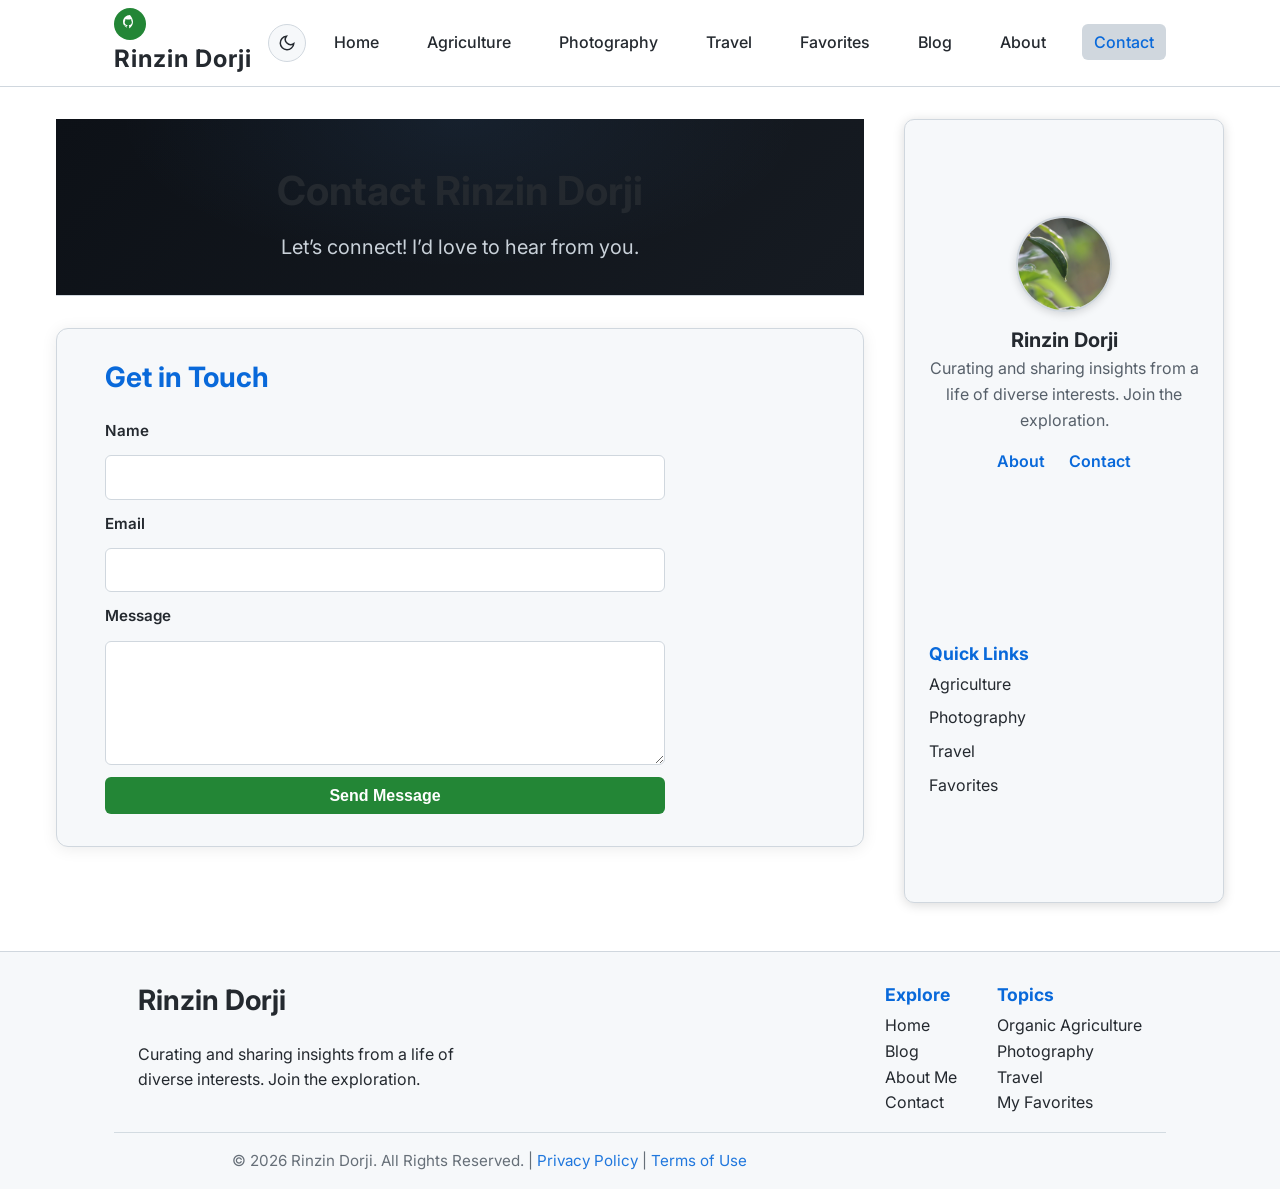
<file: sub_pages/contact.html>
<!DOCTYPE html>
<html lang="en">
<head>
    <meta charset="UTF-8">
    <meta name="viewport" content="width=device-width, initial-scale=1.0">
    <title>Contact - Rinzin Dorji</title>
    <meta name="description" content="Contact Rinzin Dorji for collaborations, questions, or just to say hello.">
    <meta name="author" content="Rinzin Dorji">
    <meta name="theme-color" content="#0d1117">
    <meta name="color-scheme" content="dark light">
    <meta name="robots" content="index, follow">
    <link rel="canonical" href="https://rinzinzz.github.io/Org/sub_pages/contact.html">
    <meta property="og:type" content="website">
    <meta property="og:title" content="Contact - Rinzin Dorji">
    <meta property="og:description" content="Contact Rinzin Dorji for collaborations, questions, or just to say hello.">
    <meta property="og:url" content="https://rinzinzz.github.io/Org/sub_pages/contact.html">
    <meta property="og:site_name" content="Rinzin Dorji">
    <meta property="og:image" content="https://rinzinzz.github.io/Org/IMG_4759.JPG">
    <meta property="og:image:width" content="1200">
    <meta property="og:image:height" content="630">
    <meta property="og:image:alt" content="Portrait of Rinzin Dorji">
    <meta property="og:locale" content="en_US">
    <meta name="twitter:card" content="summary_large_image">
    <meta name="twitter:title" content="Contact - Rinzin Dorji">
    <meta name="twitter:description" content="Contact Rinzin Dorji for collaborations, questions, or just to say hello.">
    <meta name="twitter:image" content="https://rinzinzz.github.io/Org/IMG_4759.JPG">
    <meta name="twitter:creator" content="@RinzinDorji">
    <link rel="preconnect" href="https://fonts.googleapis.com">
    <link rel="preconnect" href="https://fonts.gstatic.com" crossorigin>
    <link href="https://fonts.googleapis.com/css2?family=Inter:wght@400;600;700&display=swap" rel="stylesheet">
    <link rel="stylesheet" href="../style.css">
    <link rel="icon" href="../favicon.ico" type="image/x-icon">
    <link rel="icon" href="data:image/svg+xml,%3Csvg xmlns='http://www.w3.org/2000/svg' viewBox='0 0 32 32'%3E%3Ccircle cx='16' cy='16' r='16' fill='%23238636'/%3E%3Ctext x='16' y='21' text-anchor='middle' font-family='Inter,Arial' font-size='14' font-weight='700' fill='white'%3ERD%3C/text%3E%3C/svg%3E" type="image/svg+xml">
    <script type="application/ld+json">{"@context":"https://schema.org","@type":"Person","name":"Rinzin Dorji","url":"https://rinzinzz.github.io/Org/","image":"https://rinzinzz.github.io/Org/IMG_4759.JPG","description":"Curating and sharing insights on organic agriculture, photography, travel and more."}</script>
</head>
<body>
    <a href="#main-content" class="skip-link">Skip to main content</a>
    <header class="site-header" id="site-header">
        <div class="container header-container">
            <div class="logo">
                <a href="../index.html" aria-label="Homepage - Rinzin Dorji">
                    <svg width="32" height="32" viewBox="0 0 16 16" fill="none" xmlns="http://www.w3.org/2000/svg" style="vertical-align:middle;margin-right:8px;" aria-hidden="true"><circle cx="8" cy="8" r="8" fill="#238636"/><path d="M8 3.5C6.07 3.5 4.5 5.07 4.5 7C4.5 8.23 5.23 9.29 6.25 9.75C6.38 9.78 6.43 9.7 6.43 9.63C6.43 9.57 6.43 9.41 6.43 9.25C5.68 9.41 5.5 8.93 5.5 8.93C5.39 8.68 5.18 8.61 5.18 8.61C4.89 8.43 5.2 8.44 5.2 8.44C5.52 8.46 5.7 8.77 5.7 8.77C5.98 9.25 6.47 9.11 6.67 9.04C6.7 8.83 6.78 8.7 6.87 8.62C6.13 8.54 5.34 8.28 5.34 7.18C5.34 6.85 5.46 6.6 5.65 6.41C5.62 6.33 5.52 6.04 5.68 5.62C5.68 5.62 5.91 5.54 6.43 5.81C6.65 5.75 6.89 5.72 7.13 5.72C7.37 5.72 7.61 5.75 7.83 5.81C8.35 5.54 8.58 5.62 8.58 5.62C8.74 6.04 8.64 6.33 8.61 6.41C8.8 6.6 8.92 6.85 8.92 7.18C8.92 8.29 8.13 8.54 7.39 8.62C7.5 8.72 7.6 8.91 7.6 9.21C7.6 9.62 7.59 9.89 7.59 9.97C7.59 10.04 7.64 10.12 7.77 10.09C8.79 9.29 9.5 8.23 9.5 7C9.5 5.07 7.93 3.5 8 3.5Z" fill="#fff"/></svg>
                    Rinzin Dorji
                </a>
            </div>
            <div class="header-actions">
                <button id="theme-toggle" aria-label="Switch to light theme" title="Toggle theme" type="button">
                    <svg class="icon-sun" width="18" height="18" viewBox="0 0 24 24" fill="none" stroke="currentColor" stroke-width="2" aria-hidden="true"><circle cx="12" cy="12" r="5"/><path d="M12 1v2M12 21v2M4.2 4.2l1.4 1.4M18.4 18.4l1.4 1.4M1 12h2M21 12h2M4.2 19.8l1.4-1.4M18.4 5.6l1.4-1.4"/></svg>
                    <svg class="icon-moon" width="18" height="18" viewBox="0 0 24 24" fill="none" stroke="currentColor" stroke-width="2" aria-hidden="true"><path d="M21 12.79A9 9 0 1 1 11.21 3 7 7 0 0 0 21 12.79z"/></svg>
                </button>
                <button id="mobile-menu-toggle" aria-expanded="false" aria-controls="main-navigation-list" aria-label="Toggle navigation menu" type="button">
                    <svg class="icon-hamburger" viewBox="0 0 24 24" fill="none" stroke="currentColor" stroke-width="2" aria-hidden="true"><line x1="3" y1="6" x2="21" y2="6"/><line x1="3" y1="12" x2="21" y2="12"/><line x1="3" y1="18" x2="21" y2="18"/></svg>
                    <svg class="icon-close" viewBox="0 0 24 24" fill="none" stroke="currentColor" stroke-width="2" aria-hidden="true"><line x1="18" y1="6" x2="6" y2="18"/><line x1="6" y1="6" x2="18" y2="18"/></svg>
                </button>
            </div>
            <nav class="main-navigation" aria-label="Main Navigation">
                <ul id="main-navigation-list" class="nav-list">
                    <li><a href="../index.html" class="nav-link">Home</a></li>
                    <li><a href="organic-agriculture.html" class="nav-link">Agriculture</a></li>
                    <li><a href="photography.html" class="nav-link">Photography</a></li>
                    <li><a href="travel.html" class="nav-link">Travel</a></li>
                    <li><a href="favorites.html" class="nav-link">Favorites</a></li>
                    <li><a href="blog.html" class="nav-link">Blog</a></li>
                    <li><a href="about.html" class="nav-link">About</a></li>
                    <li><a href="contact.html" class="nav-link current-page" aria-current="page">Contact</a></li>
                </ul>
            </nav>
        </div>
    </header>
    <main id="main-content" class="github-main-layout">
        <div class="github-main-content">
            <section class="hero-section animate-on-scroll">
                <div class="container">
                    <div class="hero-content">
                        <h1 class="hero-title">Contact Rinzin Dorji</h1>
                        <p class="hero-subtitle">Let’s connect! I’d love to hear from you.</p>
                    </div>
                </div>
            </section>
            <section class="featured-section animate-on-scroll" aria-labelledby="contact-heading">
                <div class="container">
                    <h2 id="contact-heading" class="section-title">Get in Touch</h2>
                    <form class="contact-form" autocomplete="off" aria-label="Contact form">
                        <label for="name">Name</label>
                        <input type="text" id="name" name="name" required autocomplete="name">
                        <label for="email">Email</label>
                        <input type="email" id="email" name="email" required autocomplete="email">
                        <label for="message">Message</label>
                        <textarea id="message" name="message" rows="5" required></textarea>
                        <button type="submit" class="button">Send Message</button>
                    </form>
                </div>
            </section>
        </div>
        <aside class="github-sidebar" aria-label="Sidebar">
            <section class="profile-card">
                <img src="../IMG_4759.JPG" srcset="../IMG_4759.JPG 1x, ../IMG_4759.JPG 2x" alt="Portrait of Rinzin Dorji" class="profile-avatar" loading="lazy" decoding="async" width="400" height="400">
                <h3>Rinzin Dorji</h3>
                <p>Curating and sharing insights from a life of diverse interests. Join the exploration.</p>
                <ul class="profile-links">
                    <li><a href="about.html">About</a></li>
                    <li><a href="contact.html" aria-current="page">Contact</a></li>
                </ul>
            </section>
            <section class="quick-links" aria-labelledby="quick-links-heading">
                <h4 id="quick-links-heading">Quick Links</h4>
                <ul>
                    <li><a href="organic-agriculture.html">Agriculture</a></li>
                    <li><a href="photography.html">Photography</a></li>
                    <li><a href="travel.html">Travel</a></li>
                    <li><a href="favorites.html">Favorites</a></li>
                </ul>
            </section>
        </aside>
    </main>
    <footer class="site-footer">
        <div class="container">
            <div class="footer-content">
                <div class="footer-about">
                    <h3><a href="../index.html">Rinzin Dorji</a></h3>
                    <p>Curating and sharing insights from a life of diverse interests. Join the exploration.</p>
                </div>
                <nav class="footer-nav" aria-label="Footer Navigation">
                    <div>
                        <h4>Explore</h4>
                        <ul>
                            <li><a href="../index.html">Home</a></li>
                            <li><a href="blog.html">Blog</a></li>
                            <li><a href="about.html">About Me</a></li>
                            <li><a href="contact.html">Contact</a></li>
                        </ul>
                    </div>
                    <div>
                        <h4>Topics</h4>
                        <ul>
                            <li><a href="organic-agriculture.html">Organic Agriculture</a></li>
                            <li><a href="photography.html">Photography</a></li>
                            <li><a href="travel.html">Travel</a></li>
                            <li><a href="favorites.html">My Favorites</a></li>
                        </ul>
                    </div>
                </nav>
            </div>
            <div class="copyright">
                <p>&copy; <span id="current-year"></span> Rinzin Dorji. All Rights Reserved. | <a href="#">Privacy Policy</a> | <a href="#">Terms of Use</a></p>
            </div>
        </div>
    </footer>
    <script src="../script.js" defer></script>
</body>
</html>
</file>
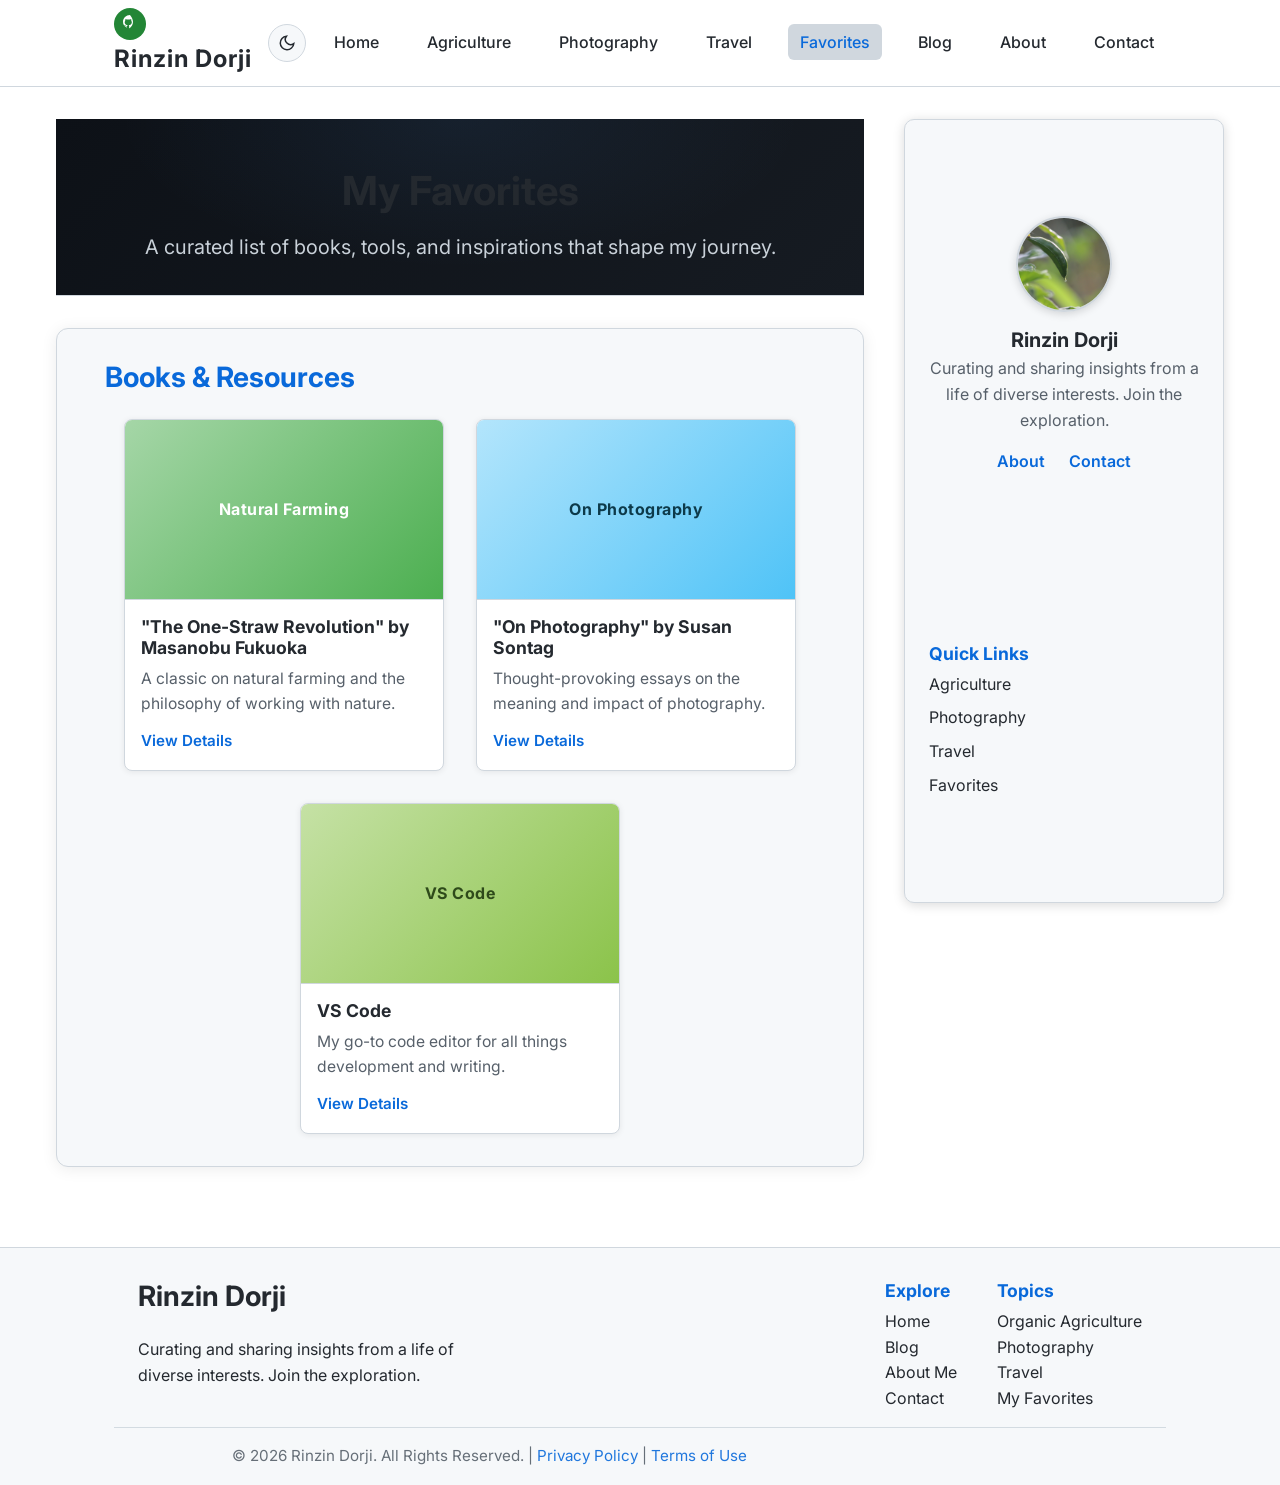
<file: sub_pages/favorites.html>
<!DOCTYPE html>
<html lang="en">
<head>
    <meta charset="UTF-8">
    <meta name="viewport" content="width=device-width, initial-scale=1.0">
    <title>Favorites - Rinzin Dorji</title>
    <meta name="description" content="A curated list of favorite books, tools, and inspirations by Rinzin Dorji.">
    <meta name="author" content="Rinzin Dorji">
    <meta name="theme-color" content="#0d1117">
    <meta name="color-scheme" content="dark light">
    <meta name="robots" content="index, follow">
    <link rel="canonical" href="https://rinzinzz.github.io/Org/sub_pages/favorites.html">
    <meta property="og:type" content="website">
    <meta property="og:title" content="Favorites - Rinzin Dorji">
    <meta property="og:description" content="A curated list of favorite books, tools, and inspirations by Rinzin Dorji.">
    <meta property="og:url" content="https://rinzinzz.github.io/Org/sub_pages/favorites.html">
    <meta property="og:site_name" content="Rinzin Dorji">
    <meta property="og:image" content="https://rinzinzz.github.io/Org/IMG_4759.JPG">
    <meta property="og:image:width" content="1200">
    <meta property="og:image:height" content="630">
    <meta property="og:image:alt" content="Curated favorites">
    <meta property="og:locale" content="en_US">
    <meta name="twitter:card" content="summary_large_image">
    <meta name="twitter:title" content="Favorites - Rinzin Dorji">
    <meta name="twitter:description" content="A curated list of favorite books, tools, and inspirations by Rinzin Dorji.">
    <meta name="twitter:image" content="https://rinzinzz.github.io/Org/IMG_4759.JPG">
    <meta name="twitter:creator" content="@RinzinDorji">
    <link rel="preconnect" href="https://fonts.googleapis.com">
    <link rel="preconnect" href="https://fonts.gstatic.com" crossorigin>
    <link href="https://fonts.googleapis.com/css2?family=Inter:wght@400;600;700&display=swap" rel="stylesheet">
    <link rel="stylesheet" href="../style.css">
    <link rel="icon" href="../favicon.ico" type="image/x-icon">
    <link rel="icon" href="data:image/svg+xml,%3Csvg xmlns='http://www.w3.org/2000/svg' viewBox='0 0 32 32'%3E%3Ccircle cx='16' cy='16' r='16' fill='%23238636'/%3E%3Ctext x='16' y='21' text-anchor='middle' font-family='Inter,Arial' font-size='14' font-weight='700' fill='white'%3ERD%3C/text%3E%3C/svg%3E" type="image/svg+xml">
    <script type="application/ld+json">{"@context":"https://schema.org","@type":"Person","name":"Rinzin Dorji","url":"https://rinzinzz.github.io/Org/","image":"https://rinzinzz.github.io/Org/IMG_4759.JPG","description":"Curating and sharing insights on organic agriculture, photography, travel and more."}</script>
</head>
<body>
    <a href="#main-content" class="skip-link">Skip to main content</a>
    <header class="site-header" id="site-header">
        <div class="container header-container">
            <div class="logo">
                <a href="../index.html" aria-label="Homepage - Rinzin Dorji">
                    <svg width="32" height="32" viewBox="0 0 16 16" fill="none" xmlns="http://www.w3.org/2000/svg" style="vertical-align:middle;margin-right:8px;" aria-hidden="true"><circle cx="8" cy="8" r="8" fill="#238636"/><path d="M8 3.5C6.07 3.5 4.5 5.07 4.5 7C4.5 8.23 5.23 9.29 6.25 9.75C6.38 9.78 6.43 9.7 6.43 9.63C6.43 9.57 6.43 9.41 6.43 9.25C5.68 9.41 5.5 8.93 5.5 8.93C5.39 8.68 5.18 8.61 5.18 8.61C4.89 8.43 5.2 8.44 5.2 8.44C5.52 8.46 5.7 8.77 5.7 8.77C5.98 9.25 6.47 9.11 6.67 9.04C6.7 8.83 6.78 8.7 6.87 8.62C6.13 8.54 5.34 8.28 5.34 7.18C5.34 6.85 5.46 6.6 5.65 6.41C5.62 6.33 5.52 6.04 5.68 5.62C5.68 5.62 5.91 5.54 6.43 5.81C6.65 5.75 6.89 5.72 7.13 5.72C7.37 5.72 7.61 5.75 7.83 5.81C8.35 5.54 8.58 5.62 8.58 5.62C8.74 6.04 8.64 6.33 8.61 6.41C8.8 6.6 8.92 6.85 8.92 7.18C8.92 8.29 8.13 8.54 7.39 8.62C7.5 8.72 7.6 8.91 7.6 9.21C7.6 9.62 7.59 9.89 7.59 9.97C7.59 10.04 7.64 10.12 7.77 10.09C8.79 9.29 9.5 8.23 9.5 7C9.5 5.07 7.93 3.5 8 3.5Z" fill="#fff"/></svg>
                    Rinzin Dorji
                </a>
            </div>
            <div class="header-actions">
                <button id="theme-toggle" aria-label="Switch to light theme" title="Toggle theme" type="button">
                    <svg class="icon-sun" width="18" height="18" viewBox="0 0 24 24" fill="none" stroke="currentColor" stroke-width="2" aria-hidden="true"><circle cx="12" cy="12" r="5"/><path d="M12 1v2M12 21v2M4.2 4.2l1.4 1.4M18.4 18.4l1.4 1.4M1 12h2M21 12h2M4.2 19.8l1.4-1.4M18.4 5.6l1.4-1.4"/></svg>
                    <svg class="icon-moon" width="18" height="18" viewBox="0 0 24 24" fill="none" stroke="currentColor" stroke-width="2" aria-hidden="true"><path d="M21 12.79A9 9 0 1 1 11.21 3 7 7 0 0 0 21 12.79z"/></svg>
                </button>
                <button id="mobile-menu-toggle" aria-expanded="false" aria-controls="main-navigation-list" aria-label="Toggle navigation menu" type="button">
                    <svg class="icon-hamburger" viewBox="0 0 24 24" fill="none" stroke="currentColor" stroke-width="2" aria-hidden="true"><line x1="3" y1="6" x2="21" y2="6"/><line x1="3" y1="12" x2="21" y2="12"/><line x1="3" y1="18" x2="21" y2="18"/></svg>
                    <svg class="icon-close" viewBox="0 0 24 24" fill="none" stroke="currentColor" stroke-width="2" aria-hidden="true"><line x1="18" y1="6" x2="6" y2="18"/><line x1="6" y1="6" x2="18" y2="18"/></svg>
                </button>
            </div>
            <nav class="main-navigation" aria-label="Main Navigation">
                <ul id="main-navigation-list" class="nav-list">
                    <li><a href="../index.html" class="nav-link">Home</a></li>
                    <li><a href="organic-agriculture.html" class="nav-link">Agriculture</a></li>
                    <li><a href="photography.html" class="nav-link">Photography</a></li>
                    <li><a href="travel.html" class="nav-link">Travel</a></li>
                    <li><a href="favorites.html" class="nav-link current-page" aria-current="page">Favorites</a></li>
                    <li><a href="blog.html" class="nav-link">Blog</a></li>
                    <li><a href="about.html" class="nav-link">About</a></li>
                    <li><a href="contact.html" class="nav-link">Contact</a></li>
                </ul>
            </nav>
        </div>
    </header>
    <main id="main-content" class="github-main-layout">
        <div class="github-main-content">
            <section class="hero-section animate-on-scroll">
                <div class="container">
                    <div class="hero-content">
                        <h1 class="hero-title">My Favorites</h1>
                        <p class="hero-subtitle">A curated list of books, tools, and inspirations that shape my journey.</p>
                    </div>
                </div>
            </section>
            <section class="featured-section animate-on-scroll" aria-labelledby="books-heading">
                <div class="container">
                    <h2 id="books-heading" class="section-title">Books &amp; Resources</h2>
                    <div class="featured-grid">
                        <article class="featured-item animate-on-scroll">
                            <div class="placeholder-gradient pg-soil" role="img" aria-label="Open book in a field">Natural Farming</div>
                            <div class="item-content">
                                <h3>"The One-Straw Revolution" by Masanobu Fukuoka</h3>
                                <p>A classic on natural farming and the philosophy of working with nature.</p>
                                <span class="read-more-link">View Details</span>
                            </div>
                        </article>
                        <article class="featured-item animate-on-scroll delay-1">
                            <div class="placeholder-gradient pg-water" role="img" aria-label="Camera on a table">On Photography</div>
                            <div class="item-content">
                                <h3>"On Photography" by Susan Sontag</h3>
                                <p>Thought-provoking essays on the meaning and impact of photography.</p>
                                <span class="read-more-link">View Details</span>
                            </div>
                        </article>
                        <article class="featured-item animate-on-scroll delay-2">
                            <div class="placeholder-gradient pg-pest" role="img" aria-label="Code editor on a screen">VS Code</div>
                            <div class="item-content">
                                <h3>VS Code</h3>
                                <p>My go-to code editor for all things development and writing.</p>
                                <span class="read-more-link">View Details</span>
                            </div>
                        </article>
                    </div>
                </div>
            </section>
        </div>
        <aside class="github-sidebar" aria-label="Sidebar">
            <section class="profile-card">
                <img src="../IMG_4759.JPG" srcset="../IMG_4759.JPG 1x, ../IMG_4759.JPG 2x" alt="Portrait of Rinzin Dorji" class="profile-avatar" loading="lazy" decoding="async" width="400" height="400">
                <h3>Rinzin Dorji</h3>
                <p>Curating and sharing insights from a life of diverse interests. Join the exploration.</p>
                <ul class="profile-links">
                    <li><a href="about.html">About</a></li>
                    <li><a href="contact.html">Contact</a></li>
                </ul>
            </section>
            <section class="quick-links" aria-labelledby="quick-links-heading">
                <h4 id="quick-links-heading">Quick Links</h4>
                <ul>
                    <li><a href="organic-agriculture.html">Agriculture</a></li>
                    <li><a href="photography.html">Photography</a></li>
                    <li><a href="travel.html">Travel</a></li>
                    <li><a href="favorites.html" aria-current="page">Favorites</a></li>
                </ul>
            </section>
        </aside>
    </main>
    <footer class="site-footer">
        <div class="container">
            <div class="footer-content">
                <div class="footer-about">
                    <h3><a href="../index.html">Rinzin Dorji</a></h3>
                    <p>Curating and sharing insights from a life of diverse interests. Join the exploration.</p>
                </div>
                <nav class="footer-nav" aria-label="Footer Navigation">
                    <div>
                        <h4>Explore</h4>
                        <ul>
                            <li><a href="../index.html">Home</a></li>
                            <li><a href="blog.html">Blog</a></li>
                            <li><a href="about.html">About Me</a></li>
                            <li><a href="contact.html">Contact</a></li>
                        </ul>
                    </div>
                    <div>
                        <h4>Topics</h4>
                        <ul>
                            <li><a href="organic-agriculture.html">Organic Agriculture</a></li>
                            <li><a href="photography.html">Photography</a></li>
                            <li><a href="travel.html">Travel</a></li>
                            <li><a href="favorites.html">My Favorites</a></li>
                        </ul>
                    </div>
                </nav>
            </div>
            <div class="copyright">
                <p>&copy; <span id="current-year"></span> Rinzin Dorji. All Rights Reserved. | <a href="#">Privacy Policy</a> | <a href="#">Terms of Use</a></p>
            </div>
        </div>
    </footer>
    <script src="../script.js" defer></script>
</body>
</html>
</file>
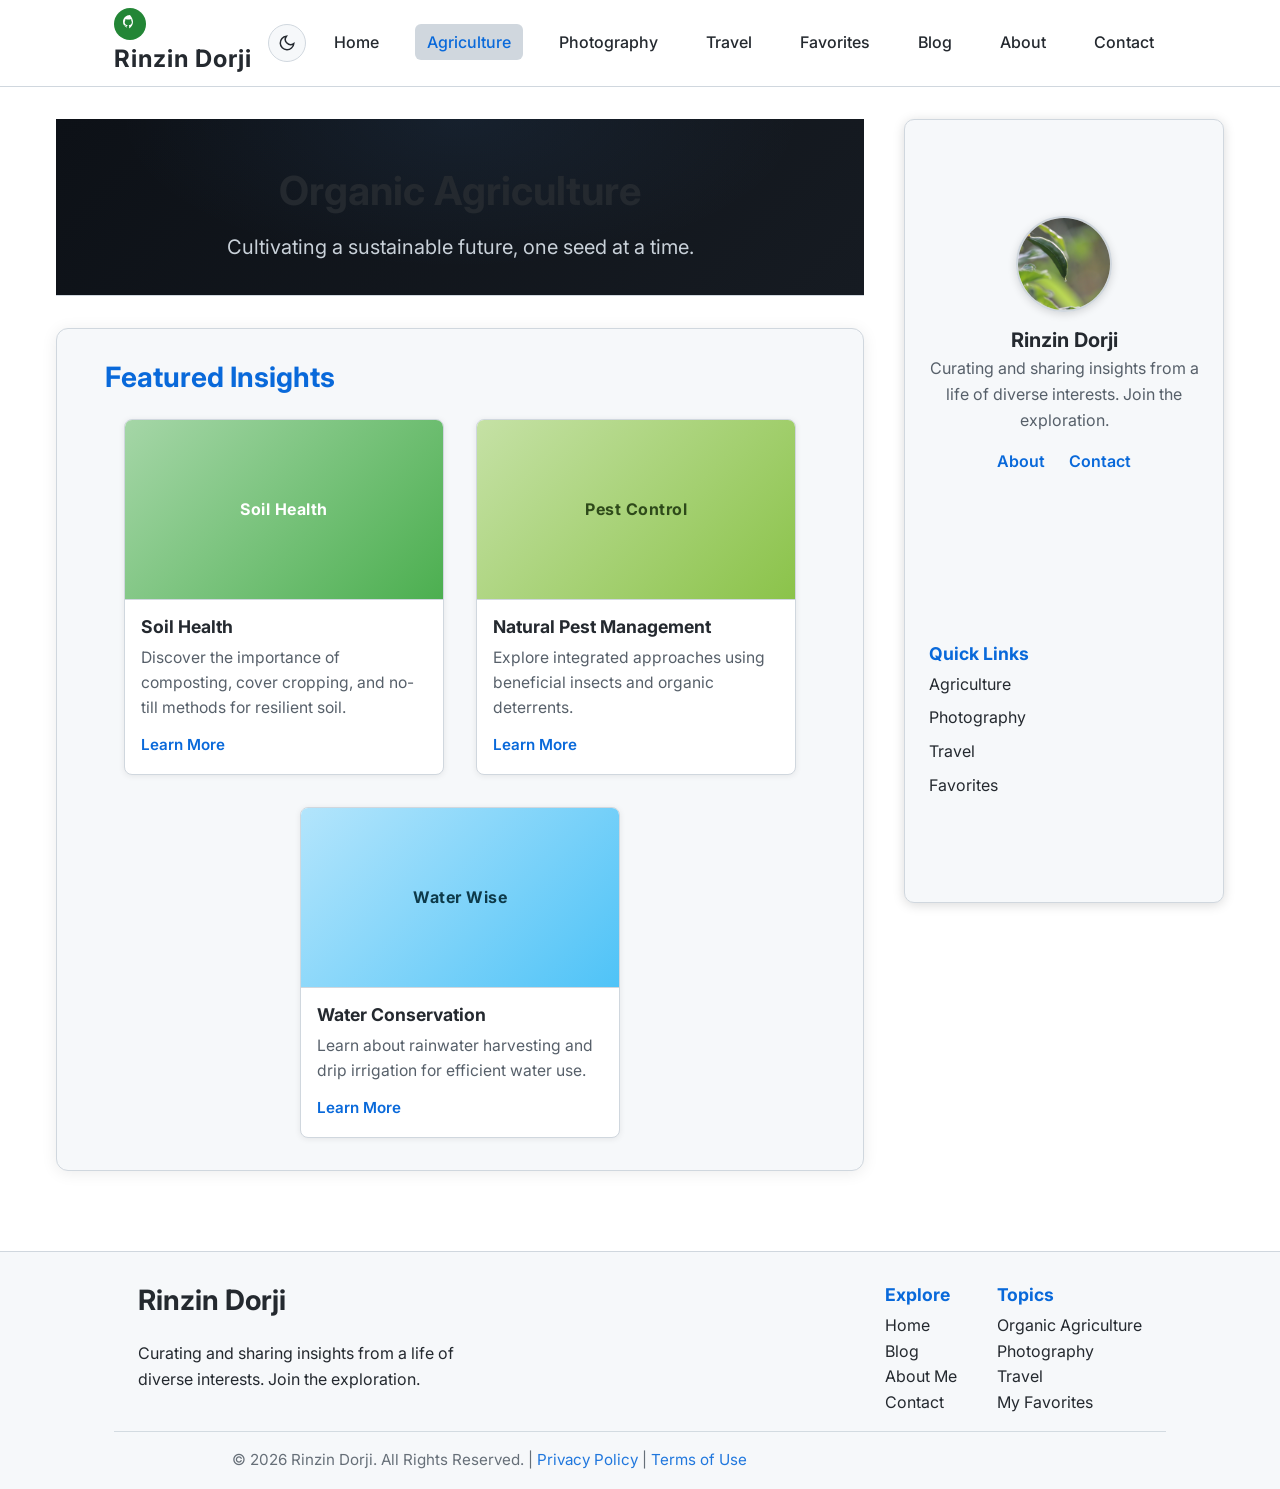
<file: sub_pages/organic-agriculture.html>
<!DOCTYPE html>
<html lang="en">
<head>
    <meta charset="UTF-8">
    <meta name="viewport" content="width=device-width, initial-scale=1.0">
    <title>Organic Agriculture - Rinzin Dorji</title>
    <meta name="description" content="Explore organic agriculture insights, tips, and stories by Rinzin Dorji.">
    <meta name="author" content="Rinzin Dorji">
    <meta name="theme-color" content="#0d1117">
    <meta name="color-scheme" content="dark light">
    <meta name="robots" content="index, follow">
    <link rel="canonical" href="https://rinzinzz.github.io/Org/sub_pages/organic-agriculture.html">
    <meta property="og:type" content="website">
    <meta property="og:title" content="Organic Agriculture - Rinzin Dorji">
    <meta property="og:description" content="Explore organic agriculture insights, tips, and stories by Rinzin Dorji.">
    <meta property="og:url" content="https://rinzinzz.github.io/Org/sub_pages/organic-agriculture.html">
    <meta property="og:site_name" content="Rinzin Dorji">
    <meta property="og:image" content="https://rinzinzz.github.io/Org/IMG_4759.JPG">
    <meta property="og:image:width" content="1200">
    <meta property="og:image:height" content="630">
    <meta property="og:image:alt" content="Organic farm field">
    <meta property="og:locale" content="en_US">
    <meta name="twitter:card" content="summary_large_image">
    <meta name="twitter:title" content="Organic Agriculture - Rinzin Dorji">
    <meta name="twitter:description" content="Explore organic agriculture insights, tips, and stories by Rinzin Dorji.">
    <meta name="twitter:image" content="https://rinzinzz.github.io/Org/IMG_4759.JPG">
    <meta name="twitter:creator" content="@RinzinDorji">
    <link rel="preconnect" href="https://fonts.googleapis.com">
    <link rel="preconnect" href="https://fonts.gstatic.com" crossorigin>
    <link href="https://fonts.googleapis.com/css2?family=Inter:wght@400;600;700&display=swap" rel="stylesheet">
    <link rel="stylesheet" href="../style.css">
    <link rel="icon" href="../favicon.ico" type="image/x-icon">
    <link rel="icon" href="data:image/svg+xml,%3Csvg xmlns='http://www.w3.org/2000/svg' viewBox='0 0 32 32'%3E%3Ccircle cx='16' cy='16' r='16' fill='%23238636'/%3E%3Ctext x='16' y='21' text-anchor='middle' font-family='Inter,Arial' font-size='14' font-weight='700' fill='white'%3ERD%3C/text%3E%3C/svg%3E" type="image/svg+xml">
    <script type="application/ld+json">{"@context":"https://schema.org","@type":"Person","name":"Rinzin Dorji","url":"https://rinzinzz.github.io/Org/","image":"https://rinzinzz.github.io/Org/IMG_4759.JPG","description":"Curating and sharing insights on organic agriculture, photography, travel and more."}</script>
</head>
<body>
    <a href="#main-content" class="skip-link">Skip to main content</a>
    <header class="site-header" id="site-header">
        <div class="container header-container">
            <div class="logo">
                <a href="../index.html" aria-label="Homepage - Rinzin Dorji">
                    <svg width="32" height="32" viewBox="0 0 16 16" fill="none" xmlns="http://www.w3.org/2000/svg" style="vertical-align:middle;margin-right:8px;" aria-hidden="true"><circle cx="8" cy="8" r="8" fill="#238636"/><path d="M8 3.5C6.07 3.5 4.5 5.07 4.5 7C4.5 8.23 5.23 9.29 6.25 9.75C6.38 9.78 6.43 9.7 6.43 9.63C6.43 9.57 6.43 9.41 6.43 9.25C5.68 9.41 5.5 8.93 5.5 8.93C5.39 8.68 5.18 8.61 5.18 8.61C4.89 8.43 5.2 8.44 5.2 8.44C5.52 8.46 5.7 8.77 5.7 8.77C5.98 9.25 6.47 9.11 6.67 9.04C6.7 8.83 6.78 8.7 6.87 8.62C6.13 8.54 5.34 8.28 5.34 7.18C5.34 6.85 5.46 6.6 5.65 6.41C5.62 6.33 5.52 6.04 5.68 5.62C5.68 5.62 5.91 5.54 6.43 5.81C6.65 5.75 6.89 5.72 7.13 5.72C7.37 5.72 7.61 5.75 7.83 5.81C8.35 5.54 8.58 5.62 8.58 5.62C8.74 6.04 8.64 6.33 8.61 6.41C8.8 6.6 8.92 6.85 8.92 7.18C8.92 8.29 8.13 8.54 7.39 8.62C7.5 8.72 7.6 8.91 7.6 9.21C7.6 9.62 7.59 9.89 7.59 9.97C7.59 10.04 7.64 10.12 7.77 10.09C8.79 9.29 9.5 8.23 9.5 7C9.5 5.07 7.93 3.5 8 3.5Z" fill="#fff"/></svg>
                    Rinzin Dorji
                </a>
            </div>
            <div class="header-actions">
                <button id="theme-toggle" aria-label="Switch to light theme" title="Toggle theme" type="button">
                    <svg class="icon-sun" width="18" height="18" viewBox="0 0 24 24" fill="none" stroke="currentColor" stroke-width="2" aria-hidden="true"><circle cx="12" cy="12" r="5"/><path d="M12 1v2M12 21v2M4.2 4.2l1.4 1.4M18.4 18.4l1.4 1.4M1 12h2M21 12h2M4.2 19.8l1.4-1.4M18.4 5.6l1.4-1.4"/></svg>
                    <svg class="icon-moon" width="18" height="18" viewBox="0 0 24 24" fill="none" stroke="currentColor" stroke-width="2" aria-hidden="true"><path d="M21 12.79A9 9 0 1 1 11.21 3 7 7 0 0 0 21 12.79z"/></svg>
                </button>
                <button id="mobile-menu-toggle" aria-expanded="false" aria-controls="main-navigation-list" aria-label="Toggle navigation menu" type="button">
                    <svg class="icon-hamburger" viewBox="0 0 24 24" fill="none" stroke="currentColor" stroke-width="2" aria-hidden="true"><line x1="3" y1="6" x2="21" y2="6"/><line x1="3" y1="12" x2="21" y2="12"/><line x1="3" y1="18" x2="21" y2="18"/></svg>
                    <svg class="icon-close" viewBox="0 0 24 24" fill="none" stroke="currentColor" stroke-width="2" aria-hidden="true"><line x1="18" y1="6" x2="6" y2="18"/><line x1="6" y1="6" x2="18" y2="18"/></svg>
                </button>
            </div>
            <nav class="main-navigation" aria-label="Main Navigation">
                <ul id="main-navigation-list" class="nav-list">
                    <li><a href="../index.html" class="nav-link">Home</a></li>
                    <li><a href="organic-agriculture.html" class="nav-link current-page" aria-current="page">Agriculture</a></li>
                    <li><a href="photography.html" class="nav-link">Photography</a></li>
                    <li><a href="travel.html" class="nav-link">Travel</a></li>
                    <li><a href="favorites.html" class="nav-link">Favorites</a></li>
                    <li><a href="blog.html" class="nav-link">Blog</a></li>
                    <li><a href="about.html" class="nav-link">About</a></li>
                    <li><a href="contact.html" class="nav-link">Contact</a></li>
                </ul>
            </nav>
        </div>
    </header>
    <main id="main-content" class="github-main-layout">
        <div class="github-main-content">
            <section class="hero-section animate-on-scroll">
                <div class="container">
                    <div class="hero-content">
                        <h1 class="hero-title">Organic Agriculture</h1>
                        <p class="hero-subtitle">Cultivating a sustainable future, one seed at a time.</p>
                    </div>
                </div>
            </section>
            <section class="featured-section animate-on-scroll" aria-labelledby="ag-insights-heading">
                <div class="container">
                    <h2 id="ag-insights-heading" class="section-title">Featured Insights</h2>
                    <div class="featured-grid">
                        <article class="featured-item animate-on-scroll">
                            <div class="placeholder-gradient pg-soil" role="img" aria-label="Close up of healthy compost soil">Soil Health</div>
                            <div class="item-content">
                                <h3>Soil Health</h3>
                                <p>Discover the importance of composting, cover cropping, and no-till methods for resilient soil.</p>
                                <span class="read-more-link">Learn More</span>
                            </div>
                        </article>
                        <article class="featured-item animate-on-scroll delay-1">
                            <div class="placeholder-gradient pg-pest" role="img" aria-label="Beneficial insects on a plant">Pest Control</div>
                            <div class="item-content">
                                <h3>Natural Pest Management</h3>
                                <p>Explore integrated approaches using beneficial insects and organic deterrents.</p>
                                <span class="read-more-link">Learn More</span>
                            </div>
                        </article>
                        <article class="featured-item animate-on-scroll delay-2">
                            <div class="placeholder-gradient pg-water" role="img" aria-label="Drip irrigation system in a field">Water Wise</div>
                            <div class="item-content">
                                <h3>Water Conservation</h3>
                                <p>Learn about rainwater harvesting and drip irrigation for efficient water use.</p>
                                <span class="read-more-link">Learn More</span>
                            </div>
                        </article>
                    </div>
                </div>
            </section>
        </div>
        <aside class="github-sidebar" aria-label="Sidebar">
            <section class="profile-card">
                <img src="../IMG_4759.JPG" srcset="../IMG_4759.JPG 1x, ../IMG_4759.JPG 2x" alt="Portrait of Rinzin Dorji" class="profile-avatar" loading="lazy" decoding="async" width="400" height="400">
                <h3>Rinzin Dorji</h3>
                <p>Curating and sharing insights from a life of diverse interests. Join the exploration.</p>
                <ul class="profile-links">
                    <li><a href="about.html">About</a></li>
                    <li><a href="contact.html">Contact</a></li>
                </ul>
            </section>
            <section class="quick-links" aria-labelledby="quick-links-heading">
                <h4 id="quick-links-heading">Quick Links</h4>
                <ul>
                    <li><a href="organic-agriculture.html" aria-current="page">Agriculture</a></li>
                    <li><a href="photography.html">Photography</a></li>
                    <li><a href="travel.html">Travel</a></li>
                    <li><a href="favorites.html">Favorites</a></li>
                </ul>
            </section>
        </aside>
    </main>
    <footer class="site-footer">
        <div class="container">
            <div class="footer-content">
                <div class="footer-about">
                    <h3><a href="../index.html">Rinzin Dorji</a></h3>
                    <p>Curating and sharing insights from a life of diverse interests. Join the exploration.</p>
                </div>
                <nav class="footer-nav" aria-label="Footer Navigation">
                    <div>
                        <h4>Explore</h4>
                        <ul>
                            <li><a href="../index.html">Home</a></li>
                            <li><a href="blog.html">Blog</a></li>
                            <li><a href="about.html">About Me</a></li>
                            <li><a href="contact.html">Contact</a></li>
                        </ul>
                    </div>
                    <div>
                        <h4>Topics</h4>
                        <ul>
                            <li><a href="organic-agriculture.html">Organic Agriculture</a></li>
                            <li><a href="photography.html">Photography</a></li>
                            <li><a href="travel.html">Travel</a></li>
                            <li><a href="favorites.html">My Favorites</a></li>
                        </ul>
                    </div>
                </nav>
            </div>
            <div class="copyright">
                <p>&copy; <span id="current-year"></span> Rinzin Dorji. All Rights Reserved. | <a href="#">Privacy Policy</a> | <a href="#">Terms of Use</a></p>
            </div>
        </div>
    </footer>
    <script src="../script.js" defer></script>
</body>
</html>
</file>
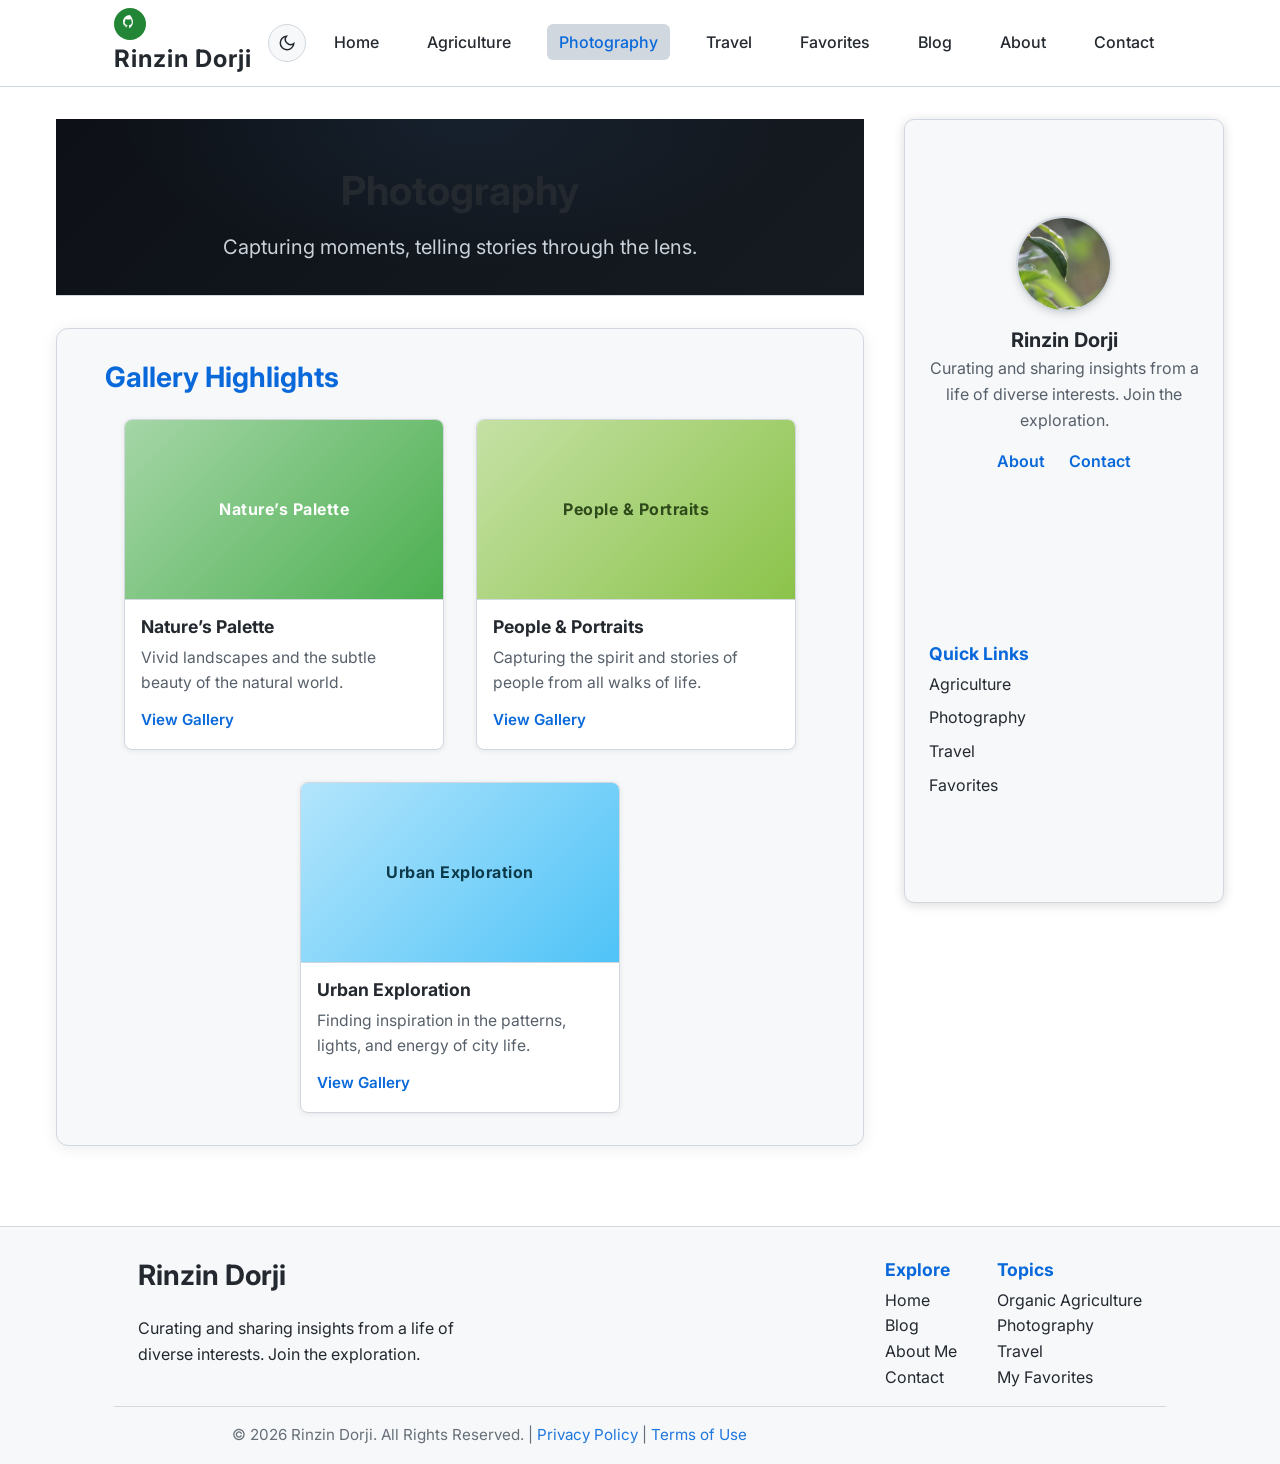
<file: sub_pages/photography.html>
<!DOCTYPE html>
<html lang="en">
<head>
    <meta charset="UTF-8">
    <meta name="viewport" content="width=device-width, initial-scale=1.0">
    <title>Photography - Rinzin Dorji</title>
    <meta name="description" content="Explore photography highlights, tips, and galleries by Rinzin Dorji.">
    <meta name="author" content="Rinzin Dorji">
    <meta name="theme-color" content="#0d1117">
    <meta name="color-scheme" content="dark light">
    <meta name="robots" content="index, follow">
    <link rel="canonical" href="https://rinzinzz.github.io/Org/sub_pages/photography.html">
    <meta property="og:type" content="website">
    <meta property="og:title" content="Photography - Rinzin Dorji">
    <meta property="og:description" content="Explore photography highlights, tips, and galleries by Rinzin Dorji.">
    <meta property="og:url" content="https://rinzinzz.github.io/Org/sub_pages/photography.html">
    <meta property="og:site_name" content="Rinzin Dorji">
    <meta property="og:image" content="https://rinzinzz.github.io/Org/IMG_4759.JPG">
    <meta property="og:image:width" content="1200">
    <meta property="og:image:height" content="630">
    <meta property="og:image:alt" content="Photography gallery preview">
    <meta property="og:locale" content="en_US">
    <meta name="twitter:card" content="summary_large_image">
    <meta name="twitter:title" content="Photography - Rinzin Dorji">
    <meta name="twitter:description" content="Explore photography highlights, tips, and galleries by Rinzin Dorji.">
    <meta name="twitter:image" content="https://rinzinzz.github.io/Org/IMG_4759.JPG">
    <meta name="twitter:creator" content="@RinzinDorji">
    <link rel="preconnect" href="https://fonts.googleapis.com">
    <link rel="preconnect" href="https://fonts.gstatic.com" crossorigin>
    <link href="https://fonts.googleapis.com/css2?family=Inter:wght@400;600;700&display=swap" rel="stylesheet">
    <link rel="stylesheet" href="../style.css">
    <link rel="icon" href="../favicon.ico" type="image/x-icon">
    <link rel="icon" href="data:image/svg+xml,%3Csvg xmlns='http://www.w3.org/2000/svg' viewBox='0 0 32 32'%3E%3Ccircle cx='16' cy='16' r='16' fill='%23238636'/%3E%3Ctext x='16' y='21' text-anchor='middle' font-family='Inter,Arial' font-size='14' font-weight='700' fill='white'%3ERD%3C/text%3E%3C/svg%3E" type="image/svg+xml">
    <script type="application/ld+json">{"@context":"https://schema.org","@type":"Person","name":"Rinzin Dorji","url":"https://rinzinzz.github.io/Org/","image":"https://rinzinzz.github.io/Org/IMG_4759.JPG","description":"Curating and sharing insights on organic agriculture, photography, travel and more."}</script>
</head>
<body>
    <a href="#main-content" class="skip-link">Skip to main content</a>
    <header class="site-header" id="site-header">
        <div class="container header-container">
            <div class="logo">
                <a href="../index.html" aria-label="Homepage - Rinzin Dorji">
                    <svg width="32" height="32" viewBox="0 0 16 16" fill="none" xmlns="http://www.w3.org/2000/svg" style="vertical-align:middle;margin-right:8px;" aria-hidden="true"><circle cx="8" cy="8" r="8" fill="#238636"/><path d="M8 3.5C6.07 3.5 4.5 5.07 4.5 7C4.5 8.23 5.23 9.29 6.25 9.75C6.38 9.78 6.43 9.7 6.43 9.63C6.43 9.57 6.43 9.41 6.43 9.25C5.68 9.41 5.5 8.93 5.5 8.93C5.39 8.68 5.18 8.61 5.18 8.61C4.89 8.43 5.2 8.44 5.2 8.44C5.52 8.46 5.7 8.77 5.7 8.77C5.98 9.25 6.47 9.11 6.67 9.04C6.7 8.83 6.78 8.7 6.87 8.62C6.13 8.54 5.34 8.28 5.34 7.18C5.34 6.85 5.46 6.6 5.65 6.41C5.62 6.33 5.52 6.04 5.68 5.62C5.68 5.62 5.91 5.54 6.43 5.81C6.65 5.75 6.89 5.72 7.13 5.72C7.37 5.72 7.61 5.75 7.83 5.81C8.35 5.54 8.58 5.62 8.58 5.62C8.74 6.04 8.64 6.33 8.61 6.41C8.8 6.6 8.92 6.85 8.92 7.18C8.92 8.29 8.13 8.54 7.39 8.62C7.5 8.72 7.6 8.91 7.6 9.21C7.6 9.62 7.59 9.89 7.59 9.97C7.59 10.04 7.64 10.12 7.77 10.09C8.79 9.29 9.5 8.23 9.5 7C9.5 5.07 7.93 3.5 8 3.5Z" fill="#fff"/></svg>
                    Rinzin Dorji
                </a>
            </div>
            <div class="header-actions">
                <button id="theme-toggle" aria-label="Switch to light theme" title="Toggle theme" type="button">
                    <svg class="icon-sun" width="18" height="18" viewBox="0 0 24 24" fill="none" stroke="currentColor" stroke-width="2" aria-hidden="true"><circle cx="12" cy="12" r="5"/><path d="M12 1v2M12 21v2M4.2 4.2l1.4 1.4M18.4 18.4l1.4 1.4M1 12h2M21 12h2M4.2 19.8l1.4-1.4M18.4 5.6l1.4-1.4"/></svg>
                    <svg class="icon-moon" width="18" height="18" viewBox="0 0 24 24" fill="none" stroke="currentColor" stroke-width="2" aria-hidden="true"><path d="M21 12.79A9 9 0 1 1 11.21 3 7 7 0 0 0 21 12.79z"/></svg>
                </button>
                <button id="mobile-menu-toggle" aria-expanded="false" aria-controls="main-navigation-list" aria-label="Toggle navigation menu" type="button">
                    <svg class="icon-hamburger" viewBox="0 0 24 24" fill="none" stroke="currentColor" stroke-width="2" aria-hidden="true"><line x1="3" y1="6" x2="21" y2="6"/><line x1="3" y1="12" x2="21" y2="12"/><line x1="3" y1="18" x2="21" y2="18"/></svg>
                    <svg class="icon-close" viewBox="0 0 24 24" fill="none" stroke="currentColor" stroke-width="2" aria-hidden="true"><line x1="18" y1="6" x2="6" y2="18"/><line x1="6" y1="6" x2="18" y2="18"/></svg>
                </button>
            </div>
            <nav class="main-navigation" aria-label="Main Navigation">
                <ul id="main-navigation-list" class="nav-list">
                    <li><a href="../index.html" class="nav-link">Home</a></li>
                    <li><a href="organic-agriculture.html" class="nav-link">Agriculture</a></li>
                    <li><a href="photography.html" class="nav-link current-page" aria-current="page">Photography</a></li>
                    <li><a href="travel.html" class="nav-link">Travel</a></li>
                    <li><a href="favorites.html" class="nav-link">Favorites</a></li>
                    <li><a href="blog.html" class="nav-link">Blog</a></li>
                    <li><a href="about.html" class="nav-link">About</a></li>
                    <li><a href="contact.html" class="nav-link">Contact</a></li>
                </ul>
            </nav>
        </div>
    </header>
    <main id="main-content" class="github-main-layout">
        <div class="github-main-content">
            <section class="hero-section animate-on-scroll">
                <div class="container">
                    <div class="hero-content">
                        <h1 class="hero-title">Photography</h1>
                        <p class="hero-subtitle">Capturing moments, telling stories through the lens.</p>
                    </div>
                </div>
            </section>
            <section class="featured-section animate-on-scroll" aria-labelledby="gallery-heading">
                <div class="container">
                    <h2 id="gallery-heading" class="section-title">Gallery Highlights</h2>
                    <div class="featured-grid">
                        <article class="featured-item animate-on-scroll">
                            <div class="placeholder-gradient pg-soil" role="img" aria-label="Vivid landscape with mountains">Nature’s Palette</div>
                            <div class="item-content">
                                <h3>Nature’s Palette</h3>
                                <p>Vivid landscapes and the subtle beauty of the natural world.</p>
                                <span class="read-more-link">View Gallery</span>
                            </div>
                        </article>
                        <article class="featured-item animate-on-scroll delay-1">
                            <div class="placeholder-gradient pg-pest" role="img" aria-label="Portrait of a person smiling">People & Portraits</div>
                            <div class="item-content">
                                <h3>People & Portraits</h3>
                                <p>Capturing the spirit and stories of people from all walks of life.</p>
                                <span class="read-more-link">View Gallery</span>
                            </div>
                        </article>
                        <article class="featured-item animate-on-scroll delay-2">
                            <div class="placeholder-gradient pg-water" role="img" aria-label="City skyline at night">Urban Exploration</div>
                            <div class="item-content">
                                <h3>Urban Exploration</h3>
                                <p>Finding inspiration in the patterns, lights, and energy of city life.</p>
                                <span class="read-more-link">View Gallery</span>
                            </div>
                        </article>
                    </div>
                </div>
            </section>
        </div>
        <aside class="github-sidebar" aria-label="Sidebar">
            <section class="profile-card">
                <img src="../IMG_4759.JPG" srcset="../IMG_4759.JPG 1x, ../IMG_4759.JPG 2x" alt="Portrait of Rinzin Dorji" class="profile-avatar" loading="lazy" decoding="async" width="400" height="400">
                <h3>Rinzin Dorji</h3>
                <p>Curating and sharing insights from a life of diverse interests. Join the exploration.</p>
                <ul class="profile-links">
                    <li><a href="about.html">About</a></li>
                    <li><a href="contact.html">Contact</a></li>
                </ul>
            </section>
            <section class="quick-links" aria-labelledby="quick-links-heading">
                <h4 id="quick-links-heading">Quick Links</h4>
                <ul>
                    <li><a href="organic-agriculture.html">Agriculture</a></li>
                    <li><a href="photography.html" aria-current="page">Photography</a></li>
                    <li><a href="travel.html">Travel</a></li>
                    <li><a href="favorites.html">Favorites</a></li>
                </ul>
            </section>
        </aside>
    </main>
    <footer class="site-footer">
        <div class="container">
            <div class="footer-content">
                <div class="footer-about">
                    <h3><a href="../index.html">Rinzin Dorji</a></h3>
                    <p>Curating and sharing insights from a life of diverse interests. Join the exploration.</p>
                </div>
                <nav class="footer-nav" aria-label="Footer Navigation">
                    <div>
                        <h4>Explore</h4>
                        <ul>
                            <li><a href="../index.html">Home</a></li>
                            <li><a href="blog.html">Blog</a></li>
                            <li><a href="about.html">About Me</a></li>
                            <li><a href="contact.html">Contact</a></li>
                        </ul>
                    </div>
                    <div>
                        <h4>Topics</h4>
                        <ul>
                            <li><a href="organic-agriculture.html">Organic Agriculture</a></li>
                            <li><a href="photography.html">Photography</a></li>
                            <li><a href="travel.html">Travel</a></li>
                            <li><a href="favorites.html">My Favorites</a></li>
                        </ul>
                    </div>
                </nav>
            </div>
            <div class="copyright">
                <p>&copy; <span id="current-year"></span> Rinzin Dorji. All Rights Reserved. | <a href="#">Privacy Policy</a> | <a href="#">Terms of Use</a></p>
            </div>
        </div>
    </footer>
    <script src="../script.js" defer></script>
</body>
</html>
</file>
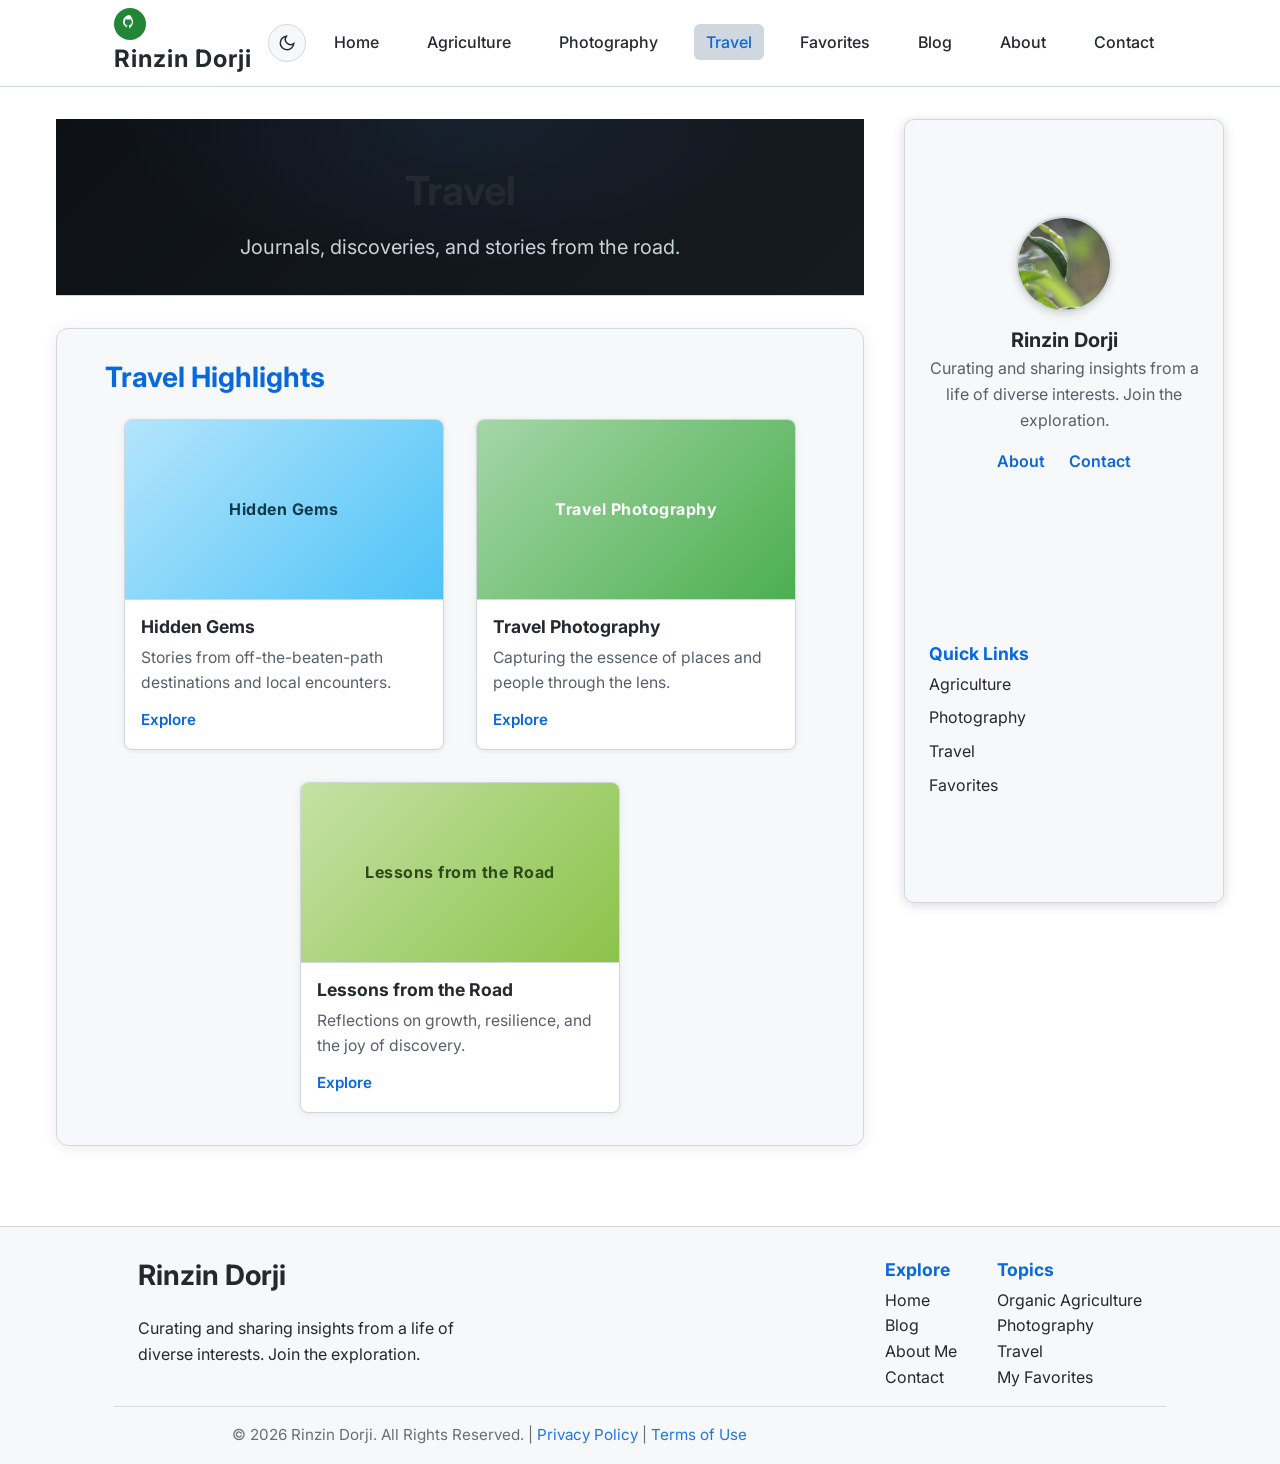
<file: sub_pages/travel.html>
<!DOCTYPE html>
<html lang="en">
<head>
    <meta charset="UTF-8">
    <meta name="viewport" content="width=device-width, initial-scale=1.0">
    <title>Travel - Rinzin Dorji</title>
    <meta name="description" content="Travel journals, stories, and discoveries by Rinzin Dorji.">
    <meta name="author" content="Rinzin Dorji">
    <meta name="theme-color" content="#0d1117">
    <meta name="color-scheme" content="dark light">
    <meta name="robots" content="index, follow">
    <link rel="canonical" href="https://rinzinzz.github.io/Org/sub_pages/travel.html">
    <meta property="og:type" content="website">
    <meta property="og:title" content="Travel - Rinzin Dorji">
    <meta property="og:description" content="Travel journals, stories, and discoveries by Rinzin Dorji.">
    <meta property="og:url" content="https://rinzinzz.github.io/Org/sub_pages/travel.html">
    <meta property="og:site_name" content="Rinzin Dorji">
    <meta property="og:image" content="https://rinzinzz.github.io/Org/IMG_4759.JPG">
    <meta property="og:image:width" content="1200">
    <meta property="og:image:height" content="630">
    <meta property="og:image:alt" content="Travel landscape">
    <meta property="og:locale" content="en_US">
    <meta name="twitter:card" content="summary_large_image">
    <meta name="twitter:title" content="Travel - Rinzin Dorji">
    <meta name="twitter:description" content="Travel journals, stories, and discoveries by Rinzin Dorji.">
    <meta name="twitter:image" content="https://rinzinzz.github.io/Org/IMG_4759.JPG">
    <meta name="twitter:creator" content="@RinzinDorji">
    <link rel="preconnect" href="https://fonts.googleapis.com">
    <link rel="preconnect" href="https://fonts.gstatic.com" crossorigin>
    <link href="https://fonts.googleapis.com/css2?family=Inter:wght@400;600;700&display=swap" rel="stylesheet">
    <link rel="stylesheet" href="../style.css">
    <link rel="icon" href="../favicon.ico" type="image/x-icon">
    <link rel="icon" href="data:image/svg+xml,%3Csvg xmlns='http://www.w3.org/2000/svg' viewBox='0 0 32 32'%3E%3Ccircle cx='16' cy='16' r='16' fill='%23238636'/%3E%3Ctext x='16' y='21' text-anchor='middle' font-family='Inter,Arial' font-size='14' font-weight='700' fill='white'%3ERD%3C/text%3E%3C/svg%3E" type="image/svg+xml">
    <script type="application/ld+json">{"@context":"https://schema.org","@type":"Person","name":"Rinzin Dorji","url":"https://rinzinzz.github.io/Org/","image":"https://rinzinzz.github.io/Org/IMG_4759.JPG","description":"Curating and sharing insights on organic agriculture, photography, travel and more."}</script>
</head>
<body>
    <a href="#main-content" class="skip-link">Skip to main content</a>
    <header class="site-header" id="site-header">
        <div class="container header-container">
            <div class="logo">
                <a href="../index.html" aria-label="Homepage - Rinzin Dorji">
                    <svg width="32" height="32" viewBox="0 0 16 16" fill="none" xmlns="http://www.w3.org/2000/svg" style="vertical-align:middle;margin-right:8px;" aria-hidden="true"><circle cx="8" cy="8" r="8" fill="#238636"/><path d="M8 3.5C6.07 3.5 4.5 5.07 4.5 7C4.5 8.23 5.23 9.29 6.25 9.75C6.38 9.78 6.43 9.7 6.43 9.63C6.43 9.57 6.43 9.41 6.43 9.25C5.68 9.41 5.5 8.93 5.5 8.93C5.39 8.68 5.18 8.61 5.18 8.61C4.89 8.43 5.2 8.44 5.2 8.44C5.52 8.46 5.7 8.77 5.7 8.77C5.98 9.25 6.47 9.11 6.67 9.04C6.7 8.83 6.78 8.7 6.87 8.62C6.13 8.54 5.34 8.28 5.34 7.18C5.34 6.85 5.46 6.6 5.65 6.41C5.62 6.33 5.52 6.04 5.68 5.62C5.68 5.62 5.91 5.54 6.43 5.81C6.65 5.75 6.89 5.72 7.13 5.72C7.37 5.72 7.61 5.75 7.83 5.81C8.35 5.54 8.58 5.62 8.58 5.62C8.74 6.04 8.64 6.33 8.61 6.41C8.8 6.6 8.92 6.85 8.92 7.18C8.92 8.29 8.13 8.54 7.39 8.62C7.5 8.72 7.6 8.91 7.6 9.21C7.6 9.62 7.59 9.89 7.59 9.97C7.59 10.04 7.64 10.12 7.77 10.09C8.79 9.29 9.5 8.23 9.5 7C9.5 5.07 7.93 3.5 8 3.5Z" fill="#fff"/></svg>
                    Rinzin Dorji
                </a>
            </div>
            <div class="header-actions">
                <button id="theme-toggle" aria-label="Switch to light theme" title="Toggle theme" type="button">
                    <svg class="icon-sun" width="18" height="18" viewBox="0 0 24 24" fill="none" stroke="currentColor" stroke-width="2" aria-hidden="true"><circle cx="12" cy="12" r="5"/><path d="M12 1v2M12 21v2M4.2 4.2l1.4 1.4M18.4 18.4l1.4 1.4M1 12h2M21 12h2M4.2 19.8l1.4-1.4M18.4 5.6l1.4-1.4"/></svg>
                    <svg class="icon-moon" width="18" height="18" viewBox="0 0 24 24" fill="none" stroke="currentColor" stroke-width="2" aria-hidden="true"><path d="M21 12.79A9 9 0 1 1 11.21 3 7 7 0 0 0 21 12.79z"/></svg>
                </button>
                <button id="mobile-menu-toggle" aria-expanded="false" aria-controls="main-navigation-list" aria-label="Toggle navigation menu" type="button">
                    <svg class="icon-hamburger" viewBox="0 0 24 24" fill="none" stroke="currentColor" stroke-width="2" aria-hidden="true"><line x1="3" y1="6" x2="21" y2="6"/><line x1="3" y1="12" x2="21" y2="12"/><line x1="3" y1="18" x2="21" y2="18"/></svg>
                    <svg class="icon-close" viewBox="0 0 24 24" fill="none" stroke="currentColor" stroke-width="2" aria-hidden="true"><line x1="18" y1="6" x2="6" y2="18"/><line x1="6" y1="6" x2="18" y2="18"/></svg>
                </button>
            </div>
            <nav class="main-navigation" aria-label="Main Navigation">
                <ul id="main-navigation-list" class="nav-list">
                    <li><a href="../index.html" class="nav-link">Home</a></li>
                    <li><a href="organic-agriculture.html" class="nav-link">Agriculture</a></li>
                    <li><a href="photography.html" class="nav-link">Photography</a></li>
                    <li><a href="travel.html" class="nav-link current-page" aria-current="page">Travel</a></li>
                    <li><a href="favorites.html" class="nav-link">Favorites</a></li>
                    <li><a href="blog.html" class="nav-link">Blog</a></li>
                    <li><a href="about.html" class="nav-link">About</a></li>
                    <li><a href="contact.html" class="nav-link">Contact</a></li>
                </ul>
            </nav>
        </div>
    </header>
    <main id="main-content" class="github-main-layout">
        <div class="github-main-content">
            <section class="hero-section animate-on-scroll">
                <div class="container">
                    <div class="hero-content">
                        <h1 class="hero-title">Travel</h1>
                        <p class="hero-subtitle">Journals, discoveries, and stories from the road.</p>
                    </div>
                </div>
            </section>
            <section class="featured-section animate-on-scroll" aria-labelledby="travel-highlights-heading">
                <div class="container">
                    <h2 id="travel-highlights-heading" class="section-title">Travel Highlights</h2>
                    <div class="featured-grid">
                        <article class="featured-item animate-on-scroll">
                            <div class="placeholder-gradient pg-water" role="img" aria-label="Mountain village hidden gem">Hidden Gems</div>
                            <div class="item-content">
                                <h3>Hidden Gems</h3>
                                <p>Stories from off-the-beaten-path destinations and local encounters.</p>
                                <span class="read-more-link">Explore</span>
                            </div>
                        </article>
                        <article class="featured-item animate-on-scroll delay-1">
                            <div class="placeholder-gradient pg-soil" role="img" aria-label="Traveler taking a photo at sunset">Travel Photography</div>
                            <div class="item-content">
                                <h3>Travel Photography</h3>
                                <p>Capturing the essence of places and people through the lens.</p>
                                <span class="read-more-link">Explore</span>
                            </div>
                        </article>
                        <article class="featured-item animate-on-scroll delay-2">
                            <div class="placeholder-gradient pg-pest" role="img" aria-label="Road winding through fields">Lessons from the Road</div>
                            <div class="item-content">
                                <h3>Lessons from the Road</h3>
                                <p>Reflections on growth, resilience, and the joy of discovery.</p>
                                <span class="read-more-link">Explore</span>
                            </div>
                        </article>
                    </div>
                </div>
            </section>
        </div>
        <aside class="github-sidebar" aria-label="Sidebar">
            <section class="profile-card">
                <img src="../IMG_4759.JPG" srcset="../IMG_4759.JPG 1x, ../IMG_4759.JPG 2x" alt="Portrait of Rinzin Dorji" class="profile-avatar" loading="lazy" decoding="async" width="400" height="400">
                <h3>Rinzin Dorji</h3>
                <p>Curating and sharing insights from a life of diverse interests. Join the exploration.</p>
                <ul class="profile-links">
                    <li><a href="about.html">About</a></li>
                    <li><a href="contact.html">Contact</a></li>
                </ul>
            </section>
            <section class="quick-links" aria-labelledby="quick-links-heading">
                <h4 id="quick-links-heading">Quick Links</h4>
                <ul>
                    <li><a href="organic-agriculture.html">Agriculture</a></li>
                    <li><a href="photography.html">Photography</a></li>
                    <li><a href="travel.html" aria-current="page">Travel</a></li>
                    <li><a href="favorites.html">Favorites</a></li>
                </ul>
            </section>
        </aside>
    </main>
    <footer class="site-footer">
        <div class="container">
            <div class="footer-content">
                <div class="footer-about">
                    <h3><a href="../index.html">Rinzin Dorji</a></h3>
                    <p>Curating and sharing insights from a life of diverse interests. Join the exploration.</p>
                </div>
                <nav class="footer-nav" aria-label="Footer Navigation">
                    <div>
                        <h4>Explore</h4>
                        <ul>
                            <li><a href="../index.html">Home</a></li>
                            <li><a href="blog.html">Blog</a></li>
                            <li><a href="about.html">About Me</a></li>
                            <li><a href="contact.html">Contact</a></li>
                        </ul>
                    </div>
                    <div>
                        <h4>Topics</h4>
                        <ul>
                            <li><a href="organic-agriculture.html">Organic Agriculture</a></li>
                            <li><a href="photography.html">Photography</a></li>
                            <li><a href="travel.html">Travel</a></li>
                            <li><a href="favorites.html">My Favorites</a></li>
                        </ul>
                    </div>
                </nav>
            </div>
            <div class="copyright">
                <p>&copy; <span id="current-year"></span> Rinzin Dorji. All Rights Reserved. | <a href="#">Privacy Policy</a> | <a href="#">Terms of Use</a></p>
            </div>
        </div>
    </footer>
    <script src="../script.js" defer></script>
</body>
</html>
</file>
<file: style.css>
/* style.css - Modern Personal Sharing Hub — Improved */
 /* ========================================
    0. VARIABLES & BASE (with light/dark)
    ======================================== */
:root {
    /* Dark (default) Palette */
    --color-bg: #0d1117;
    --color-bg-secondary: #161b22;
    --color-fg: #c9d1d9;
    --color-fg-muted: #8b949e;
    --color-accent: #238636;
    --color-accent-hover: #2ea043;
    --color-border: #30363d;
    --color-link: #58a6ff;
    --color-link-hover: #1f6feb;
    --color-card: #0d1117;
    --color-header-bg: rgba(22,27,34,0.95);
    --shadow-header: 0 2px 12px rgba(0,0,0,0.4);

    /* Typography */
    --font-main: 'Inter', 'Segoe UI', Arial, sans-serif;
    --base-font-size: 16px;
    --line-height-base: 1.6;
    --line-height-heading: 1.2;

    /* Layout & Spacing */
    --container-width: 1100px;
    --spacing-unit: 1rem;
    --spacing-xs: calc(var(--spacing-unit) * 0.5);
    --spacing-sm: var(--spacing-unit);
    --spacing-md: calc(var(--spacing-unit) * 1.5);
    --spacing-lg: calc(var(--spacing-unit) * 2.5);
    --spacing-xl: calc(var(--spacing-unit) * 4);
    --spacing-xxl: calc(var(--spacing-unit) * 6);

    /* Borders & Shadows */
    --border-radius-sm: 4px;
    --border-radius-md: 8px;
    --border-width: 1px;
    --shadow-sm: 0 1px 3px rgba(0, 0, 0, 0.05);
    --shadow-md: 0 4px 12px rgba(0, 0, 0, 0.1);
    --shadow-lg: 0 10px 30px rgba(0, 0, 0, 0.1);

    /* Transitions */
    --transition-duration: 0.3s;
    --transition-timing: ease-in-out;

    color-scheme: dark;
}

/* Light theme via data attribute (toggled by JS) */
[data-theme="light"] {
    --color-bg: #ffffff;
    --color-bg-secondary: #f6f8fa;
    --color-fg: #24292f;
    --color-fg-muted: #57606a;
    --color-accent: #238636;
    --color-accent-hover: #1a7f37;
    --color-border: #d0d7de;
    --color-link: #0969da;
    --color-link-hover: #0550ae;
    --color-card: #ffffff;
    --color-header-bg: rgba(255,255,255,0.95);
    --shadow-header: 0 1px 8px rgba(0,0,0,0.08);
    color-scheme: light;
}

/* Fallback: respect OS preference when no explicit data-theme */
@media (prefers-color-scheme: light) {
    :root:not([data-theme="dark"]) {
        --color-bg: #ffffff;
        --color-bg-secondary: #f6f8fa;
        --color-fg: #24292f;
        --color-fg-muted: #57606a;
        --color-border: #d0d7de;
        --color-link: #0969da;
        --color-link-hover: #0550ae;
        --color-card: #ffffff;
        --color-header-bg: rgba(255,255,255,0.95);
        --shadow-header: 0 1px 8px rgba(0,0,0,0.08);
        color-scheme: light;
    }
}

/* Reset & Base Styles */
*, *::before, *::after {
    box-sizing: border-box;
    margin: 0;
    padding: 0;
}

html {
    font-size: var(--base-font-size, 16px);
    scroll-behavior: smooth;
    -webkit-font-smoothing: antialiased;
    -moz-osx-font-smoothing: grayscale;
}

body {
    background: var(--color-bg);
    color: var(--color-fg);
    font-family: var(--font-main);
    margin: 0;
    padding: 0;
    min-height: 100vh;
    line-height: var(--line-height-base);
    transition: background-color var(--transition-duration) var(--transition-timing), color var(--transition-duration) var(--transition-timing);
}

/* ========================================
   1. ACCESSIBILITY & UTILITIES
   ======================================== */
.skip-link {
    position: absolute;
    top: -999px;
    left: var(--spacing-sm);
    background-color: var(--color-accent);
    color: #fff;
    padding: var(--spacing-xs) var(--spacing-sm);
    z-index: 1100;
    text-decoration: none;
    font-weight: 600;
    border-radius: 0 0 var(--border-radius-sm) var(--border-radius-sm);
    transition: top var(--transition-duration) var(--transition-timing);
}
.skip-link:focus {
    top: 0;
}

/* Animation Utility */
.animate-on-scroll {
    opacity: 0;
    transform: translateY(20px);
    transition: opacity 0.6s var(--transition-timing), transform 0.6s var(--transition-timing);
}
.animate-on-scroll.is-visible {
    opacity: 1;
    transform: translateY(0);
}
.delay-1 { transition-delay: 0.1s; }
.delay-2 { transition-delay: 0.2s; }
.delay-3 { transition-delay: 0.3s; }
.delay-4 { transition-delay: 0.4s; }

/* Headless / no-JS fallback: ensure content is visible even if IntersectionObserver never fires */
.no-js .animate-on-scroll {
    opacity: 1;
    transform: none;
}
/* Never hide images inside animate-on-scroll containers — prevents black rectangles in headless/file:// */
.animate-on-scroll img {
    opacity: 1 !important;
}

@media (prefers-reduced-motion: reduce) {
    .animate-on-scroll {
        transition: none;
        opacity: 1;
        transform: none;
    }
}

/* ========================================
   2. TYPOGRAPHY & BASE ELEMENTS
   ======================================== */
h1, h2, h3, h4, h5, h6 {
    font-family: var(--font-main);
    color: var(--color-fg);
    margin-top: 0;
    margin-bottom: var(--spacing-md);
    font-weight: 700;
    line-height: var(--line-height-heading);
}
h1 { font-size: clamp(2.5rem, 5vw, 3.5rem); }
h2 { font-size: clamp(2rem, 4vw, 2.75rem); }
h3 { font-size: clamp(1.5rem, 3vw, 1.75rem); }
h4 { font-size: clamp(1.2rem, 2.5vw, 1.35rem); }

p {
    margin-bottom: var(--spacing-md);
    max-width: 75ch;
}
p:last-child {
    margin-bottom: 0;
}

a {
    color: var(--color-link);
    text-decoration: none;
    transition: color var(--transition-duration) var(--transition-timing);
}
a:hover, a:focus {
    color: var(--color-link-hover);
    text-decoration: underline;
}

img, svg, video {
    max-width: 100%;
    height: auto;
    display: block;
}

/* Buttons */
.button,
.button-secondary {
    display: inline-block;
    padding: 0.6rem 1.5rem;
    border-radius: 6px;
    font-weight: 600;
    text-decoration: none;
    font-size: 1rem;
    transition: background 0.2s, color 0.2s, border-color 0.2s;
    cursor: pointer;
}
.button {
    background: var(--color-accent);
    color: #fff;
    border: none;
}
.button:hover {
    background: var(--color-accent-hover);
    color: #fff;
}
.button-secondary {
    background: transparent;
    color: var(--color-link);
    border: 1px solid var(--color-link);
}
.button-secondary:hover {
    background: var(--color-link);
    color: #fff;
}

/* Focus Styles */
*:focus-visible {
    outline: 3px solid var(--color-link);
    outline-offset: 2px;
    border-radius: var(--border-radius-sm);
}

/* ========================================
   3. LAYOUT & CONTAINER
   ======================================== */
.container {
    width: 100%;
    max-width: var(--container-width);
    margin-left: auto;
    margin-right: auto;
    padding-left: var(--spacing-md);
    padding-right: var(--spacing-md);
}

/* GitHub-inspired main layout */
.github-main-layout {
  display: flex;
  flex-direction: row;
  align-items: flex-start;
  max-width: 1200px;
  margin: 0 auto;
  padding: 2rem 1rem 0 1rem;
  gap: 2.5rem;
}

.github-main-content {
  flex: 3 1 0;
  min-width: 0;
}

.github-sidebar {
  flex: 1 1 260px;
  max-width: 320px;
  background: var(--color-bg-secondary);
  border: 1px solid var(--color-border);
  border-radius: 10px;
  padding: 2rem 1.5rem;
  box-shadow: 0 2px 12px rgba(0,0,0,0.15);
  position: sticky;
  top: 90px;
  height: fit-content;
}

.profile-card {
  text-align: center;
  margin-bottom: 2.5rem;
}
.profile-avatar {
  width: 96px;
  height: 96px;
  border-radius: 50%;
  border: 2px solid var(--color-border);
  margin: 0 auto 1rem auto;
  object-fit: cover;
  box-shadow: 0 2px 8px rgba(0,0,0,0.15);
}
.profile-card h3 {
  margin: 0.5rem 0 0.25rem 0;
  font-size: 1.25rem;
  color: var(--color-fg);
}
.profile-card p {
  color: var(--color-fg-muted);
  font-size: 1rem;
  margin-bottom: 1rem;
}
.profile-links {
  list-style: none;
  padding: 0;
  margin: 0;
  display: flex;
  justify-content: center;
  gap: 1.5rem;
}
.profile-links a {
  color: var(--color-link);
  font-weight: 600;
  text-decoration: none;
  font-size: 1rem;
}
.profile-links a:hover {
  color: var(--color-link-hover);
}

.quick-links {
  margin-top: 2rem;
}
.quick-links h4 {
  color: var(--color-link);
  font-size: 1.1rem;
  margin-bottom: 0.5rem;
  text-align: left;
}
.quick-links ul {
  list-style: none;
  padding: 0;
  margin: 0;
}
.quick-links li {
  margin-bottom: 0.5rem;
}
.quick-links a {
  color: var(--color-fg);
  text-decoration: none;
  font-size: 1rem;
  transition: color 0.2s;
}
.quick-links a:hover {
  color: var(--color-link);
}

@media (max-width: 1000px) {
  .github-main-layout {
    flex-direction: column;
    gap: 2rem;
    padding: 1rem 0.5rem 0 0.5rem;
  }
  .github-sidebar {
    position: static;
    max-width: 100%;
    width: 100%;
    margin-bottom: 2rem;
  }
}

@media (max-width: 600px) {
  .github-main-layout {
    flex-direction: column;
    padding: 0.5rem 0.1rem 0 0.1rem;
    gap: 1rem;
  }
  .github-sidebar {
    padding: 1rem 0.5rem;
    max-width: 100%;
    width: 100%;
    margin-bottom: 1.5rem;
  }
  .github-main-content {
    width: 100%;
    min-width: 0;
  }
  .profile-avatar {
    width: 72px;
    height: 72px;
  }
  .profile-card h3 {
    font-size: 1.05rem;
  }
  .profile-card p {
    font-size: 0.95rem;
  }
  .quick-links h4 {
    font-size: 1rem;
  }
  .quick-links a {
    font-size: 0.95rem;
  }
  .hero-title {
    font-size: 1.2rem;
  }
  .hero-section {
    padding: 1.5rem 0 1rem 0;
  }
  .intro-section {
    flex-direction: column;
    gap: 1rem;
    padding: 0 0.5rem;
  }
  .intro-image img {
    width: 90px;
    height: 90px;
  }
  .intro-text h2 {
    font-size: 1.1rem;
  }
  .featured-section {
    padding: 1rem 0.5rem;
    margin: 1rem auto;
  }
  .section-title {
    font-size: 1rem;
  }
  .featured-item img,
  .placeholder-gradient {
    height: 100px;
  }
  .item-content h3 {
    font-size: 0.98rem;
  }
  .item-content p {
    font-size: 0.92rem;
  }
}

/* ========================================
   4. HEADER & NAVIGATION + Hamburger + Theme Toggle
   ======================================== */
.site-header {
    background: var(--color-header-bg);
    backdrop-filter: saturate(180%) blur(8px);
    -webkit-backdrop-filter: saturate(180%) blur(8px);
    border-bottom: 1px solid var(--color-border);
    padding: 0.5rem 0;
    position: sticky;
    top: 0;
    z-index: 100;
    transition: box-shadow var(--transition-duration) var(--transition-timing), background var(--transition-duration) var(--transition-timing);
}

.site-header.scrolled {
    box-shadow: var(--shadow-header);
    border-bottom-color: var(--color-border);
}

.header-container {
    display: flex;
    align-items: center;
    justify-content: space-between;
    max-width: var(--container-width);
    margin: 0 auto;
    padding: 0 1.5rem;
    gap: 1rem;
}

.logo a {
    color: var(--color-fg);
    font-weight: 700;
    font-size: 1.5rem;
    text-decoration: none;
    letter-spacing: 1px;
}

.header-actions {
    display: flex;
    align-items: center;
    gap: 0.75rem;
}

/* Desktop nav */
.main-navigation .nav-list {
    display: flex;
    gap: 1.5rem;
    list-style: none;
    margin: 0;
    padding: 0;
    align-items: center;
}

.main-navigation .nav-link {
    color: var(--color-fg);
    text-decoration: none;
    font-weight: 500;
    padding: 0.5rem 0.75rem;
    border-radius: 6px;
    transition: background 0.2s, color 0.2s;
}
.main-navigation .nav-link:hover,
.main-navigation .nav-link.current-page {
    background: var(--color-border);
    color: var(--color-link);
}

/* Theme toggle button */
#theme-toggle {
    display: inline-flex;
    align-items: center;
    justify-content: center;
    width: 38px;
    height: 38px;
    border-radius: 50%;
    border: 1px solid var(--color-border);
    background: var(--color-bg-secondary);
    color: var(--color-fg);
    cursor: pointer;
    transition: background 0.2s, transform 0.2s, border-color 0.2s;
    flex-shrink: 0;
}
#theme-toggle:hover {
    background: var(--color-border);
    transform: scale(1.05);
}
#theme-toggle .icon-sun { display: none; }
#theme-toggle .icon-moon { display: block; }
[data-theme="light"] #theme-toggle .icon-sun { display: block; }
[data-theme="light"] #theme-toggle .icon-moon { display: none; }

/* Hamburger toggle - hidden on desktop */
#mobile-menu-toggle {
    display: none;
    align-items: center;
    justify-content: center;
    width: 40px;
    height: 40px;
    border: 1px solid var(--color-border);
    background: var(--color-bg-secondary);
    border-radius: 6px;
    cursor: pointer;
    color: var(--color-fg);
    transition: background 0.2s;
}
#mobile-menu-toggle:hover {
    background: var(--color-border);
}
#mobile-menu-toggle svg {
    width: 20px;
    height: 20px;
}
#mobile-menu-toggle .icon-close { display: none; }
#mobile-menu-toggle[aria-expanded="true"] .icon-hamburger { display: none; }
#mobile-menu-toggle[aria-expanded="true"] .icon-close { display: block; }

/* Responsive hamburger — max-width 768 per requirements */
@media (max-width: 768px) {
    #mobile-menu-toggle {
        display: inline-flex;
    }
    .header-container {
        flex-wrap: wrap;
    }
    .main-navigation {
        width: 100%;
        order: 4;
    }
    .main-navigation .nav-list {
        display: none;
        flex-direction: column;
        align-items: stretch;
        gap: 0.25rem;
        background: var(--color-bg-secondary);
        border: 1px solid var(--color-border);
        border-radius: 8px;
        padding: 0.75rem;
        margin-top: 0.75rem;
        box-shadow: var(--shadow-md);
    }
    .main-navigation .nav-list.active {
        display: flex;
    }
    .main-navigation .nav-link {
        display: block;
        padding: 0.75rem 1rem;
        border-radius: 6px;
    }
}

/* Placeholder gradient for replaced images */
.placeholder-gradient {
    width: 100%;
    height: 180px;
    display: flex;
    align-items: center;
    justify-content: center;
    font-weight: 700;
    color: #fff;
    letter-spacing: 0.5px;
    border-bottom: 1px solid var(--color-border);
}
.pg-soil { background: linear-gradient(135deg, #a5d6a7 0%, #4caf50 100%); }
.pg-pest { background: linear-gradient(135deg, #c5e1a5 0%, #8bc34a 100%); color: #2e4a1a; }
.pg-water { background: linear-gradient(135deg, #b3e5fc 0%, #4fc3f7 100%); color: #0d3a4a; }

/* ========================================
   5. MAIN CONTENT & SECTIONS
   ======================================== */
main {
    padding-top: 0;
}

section {
    padding: var(--spacing-xl) 0;
}
.alternate-bg {
    background-color: var(--color-bg-secondary);
}

/* Hero Section */
.hero-section {
    background: linear-gradient(135deg, #0d1117 0%, #161b22 100%);
    /* subtle radial overlay for depth */
    background-image: radial-gradient(ellipse at 50% 0%, rgba(88,166,255,0.08) 0%, transparent 60%), linear-gradient(135deg, #0d1117 0%, #161b22 100%);
    padding: 3rem 0 2rem 0;
    text-align: center;
    border-bottom: 1px solid var(--color-border);
    transition: transform 0.5s var(--transition-timing), opacity 0.5s var(--transition-timing);
    will-change: transform, opacity;
}
.hero-section.zoomed-out {
    transform: scale(0.92);
    opacity: 0.7;
}

.hero-title {
    font-size: 2.5rem;
    font-weight: 700;
    margin-bottom: 1rem;
    color: var(--color-fg);
}

.hero-subtitle {
    font-size: 1.25rem;
    color: #c9d1d9;
    margin-bottom: 2rem;
    max-width: 60ch;
    margin-left: auto;
    margin-right: auto;
}

.hero-button {
    background: var(--color-accent);
    color: #fff;
    border: none;
    padding: 0.75rem 2rem;
    border-radius: 6px;
    font-size: 1rem;
    font-weight: 600;
    cursor: pointer;
    text-decoration: none;
    transition: background 0.2s;
}
.hero-button:hover {
    background: var(--color-accent-hover);
    color: #fff;
}

/* Intro Section */
.intro-section {
    display: flex;
    flex-wrap: wrap;
    align-items: center;
    justify-content: center;
    gap: 2rem;
    max-width: var(--container-width);
    margin: 2rem auto;
    padding: 0 1.5rem;
}

.intro-image img {
    width: 180px;
    height: 180px;
    object-fit: cover;
    border-radius: 50%;
    border: 3px solid var(--color-border);
    box-shadow: 0 2px 12px rgba(0,0,0,0.25);
}

.intro-text {
    max-width: 500px;
}

.intro-text h2 {
    font-size: 2rem;
    margin-bottom: 0.5rem;
    color: var(--color-fg);
}

.intro-text p {
    color: var(--color-fg);
    line-height: 1.6;
}

/* Featured Sections */
.featured-section {
    background: var(--color-bg-secondary);
    border: 1px solid var(--color-border);
    border-radius: 12px;
    margin: 2rem auto;
    max-width: var(--container-width);
    padding: 2rem 1.5rem;
    box-shadow: 0 2px 16px rgba(0,0,0,0.08);
}

.section-title {
    font-size: 1.75rem;
    color: var(--color-link);
    margin-bottom: 1.5rem;
    font-weight: 700;
}

.featured-grid {
    display: flex;
    flex-wrap: wrap;
    gap: 2rem;
    justify-content: center;
}

.featured-item {
    background: var(--color-card);
    border: 1px solid var(--color-border);
    border-radius: 8px;
    box-shadow: 0 1px 6px rgba(0,0,0,0.08);
    overflow: hidden;
    max-width: 320px;
    flex: 1 1 300px;
    display: flex;
    flex-direction: column;
    transition: transform 0.15s, box-shadow 0.15s;
}
.featured-item:hover {
    transform: translateY(-4px) scale(1.03);
    box-shadow: 0 4px 24px rgba(0,0,0,0.18);
}
.featured-item img,
.placeholder-gradient {
    width: 100%;
    height: 180px;
    object-fit: cover;
    border-bottom: 1px solid var(--color-border);
}
.featured-item img {
    display: block;
}
.item-content {
    padding: 1rem;
}
.item-content h3 {
    font-size: 1.1rem;
    color: var(--color-fg);
    margin: 0 0 0.5rem 0;
}
.item-content p {
    color: var(--color-fg-muted);
    font-size: 0.98rem;
    margin-bottom: 0.75rem;
}
.read-more-link {
    color: var(--color-link);
    font-weight: 600;
    text-decoration: none;
    font-size: 0.95rem;
}
.read-more-link:hover {
    color: var(--color-link-hover);
}

.section-link {
    text-align: center;
    margin-top: var(--spacing-lg);
}

/* Contact form */
.contact-form {
    display: flex;
    flex-direction: column;
    gap: 0.75rem;
    max-width: 560px;
}
.contact-form label {
    font-weight: 600;
    font-size: 0.95rem;
    color: var(--color-fg);
}
.contact-form input,
.contact-form textarea {
    padding: 0.7rem 0.9rem;
    border: 1px solid var(--color-border);
    border-radius: 6px;
    background: var(--color-card);
    color: var(--color-fg);
    font-family: inherit;
    font-size: 1rem;
}
.contact-form input:focus,
.contact-form textarea:focus {
    outline: 2px solid var(--color-link);
    outline-offset: 1px;
    border-color: var(--color-link);
}

/* ========================================
   6. FOOTER
   ======================================== */
.site-footer {
    background: var(--color-bg-secondary);
    border-top: 1px solid var(--color-border);
    color: var(--color-fg);
    padding: 2rem 0 1rem 0;
    margin-top: 3rem;
}
.footer-content {
    display: flex;
    flex-wrap: wrap;
    justify-content: space-between;
    max-width: var(--container-width);
    margin: 0 auto 1rem auto;
    padding: 0 1.5rem;
    gap: 2rem;
}
.footer-about {
    max-width: 350px;
}
.footer-about h3 a {
    color: var(--color-fg);
    text-decoration: none;
    font-weight: 700;
}
.footer-nav {
    display: flex;
    gap: 2.5rem;
}
.footer-nav h4 {
    color: var(--color-link);
    font-size: 1.1rem;
    margin-bottom: 0.5rem;
}
.footer-nav ul {
    list-style: none;
    padding: 0;
    margin: 0;
}
.footer-nav a {
    color: var(--color-fg);
    text-decoration: none;
    font-size: 1rem;
    transition: color 0.2s;
}
.footer-nav a:hover {
    color: var(--color-link);
}

.copyright {
    text-align: center;
    color: var(--color-fg-muted);
    font-size: 0.95rem;
    opacity: 0.9;
    border-top: 1px solid var(--color-border);
    padding-top: 1rem;
    margin-top: 1rem;
}

/* ========================================
   7. RESPONSIVE ADJUSTMENTS
   ======================================== */
@media (max-width: 900px) {
    .footer-content,
    .intro-section,
    .featured-section {
        flex-direction: column;
        align-items: stretch;
        gap: 1.5rem;
    }
    .featured-grid {
        flex-direction: column;
        gap: 1.5rem;
    }
}
@media (max-width: 600px) {
    .hero-title {
        font-size: 1.4rem;
    }
    .intro-image img {
        width: 90px;
        height: 90px;
    }
    .section-title {
        font-size: 1.1rem;
    }
    .site-header, .site-footer {
        padding-left: 0.5rem;
        padding-right: 0.5rem;
    }
}
</file>
